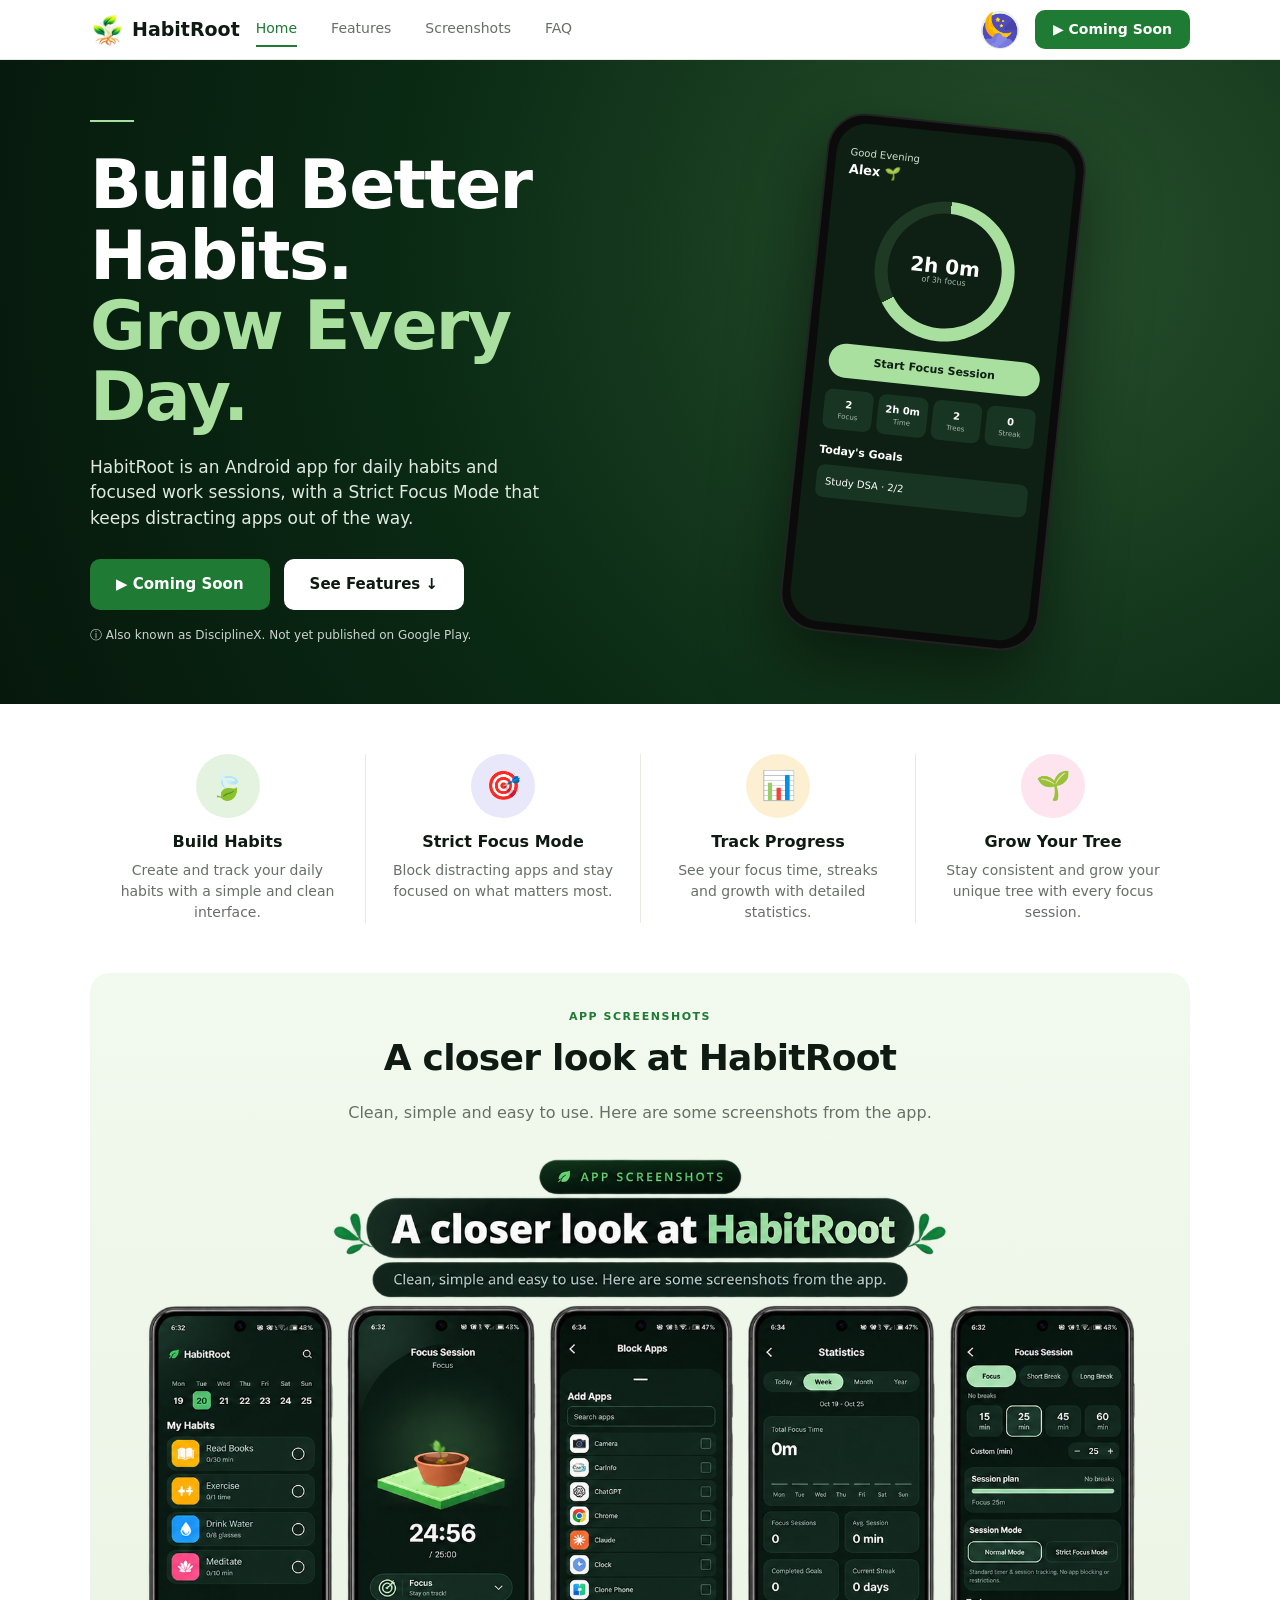
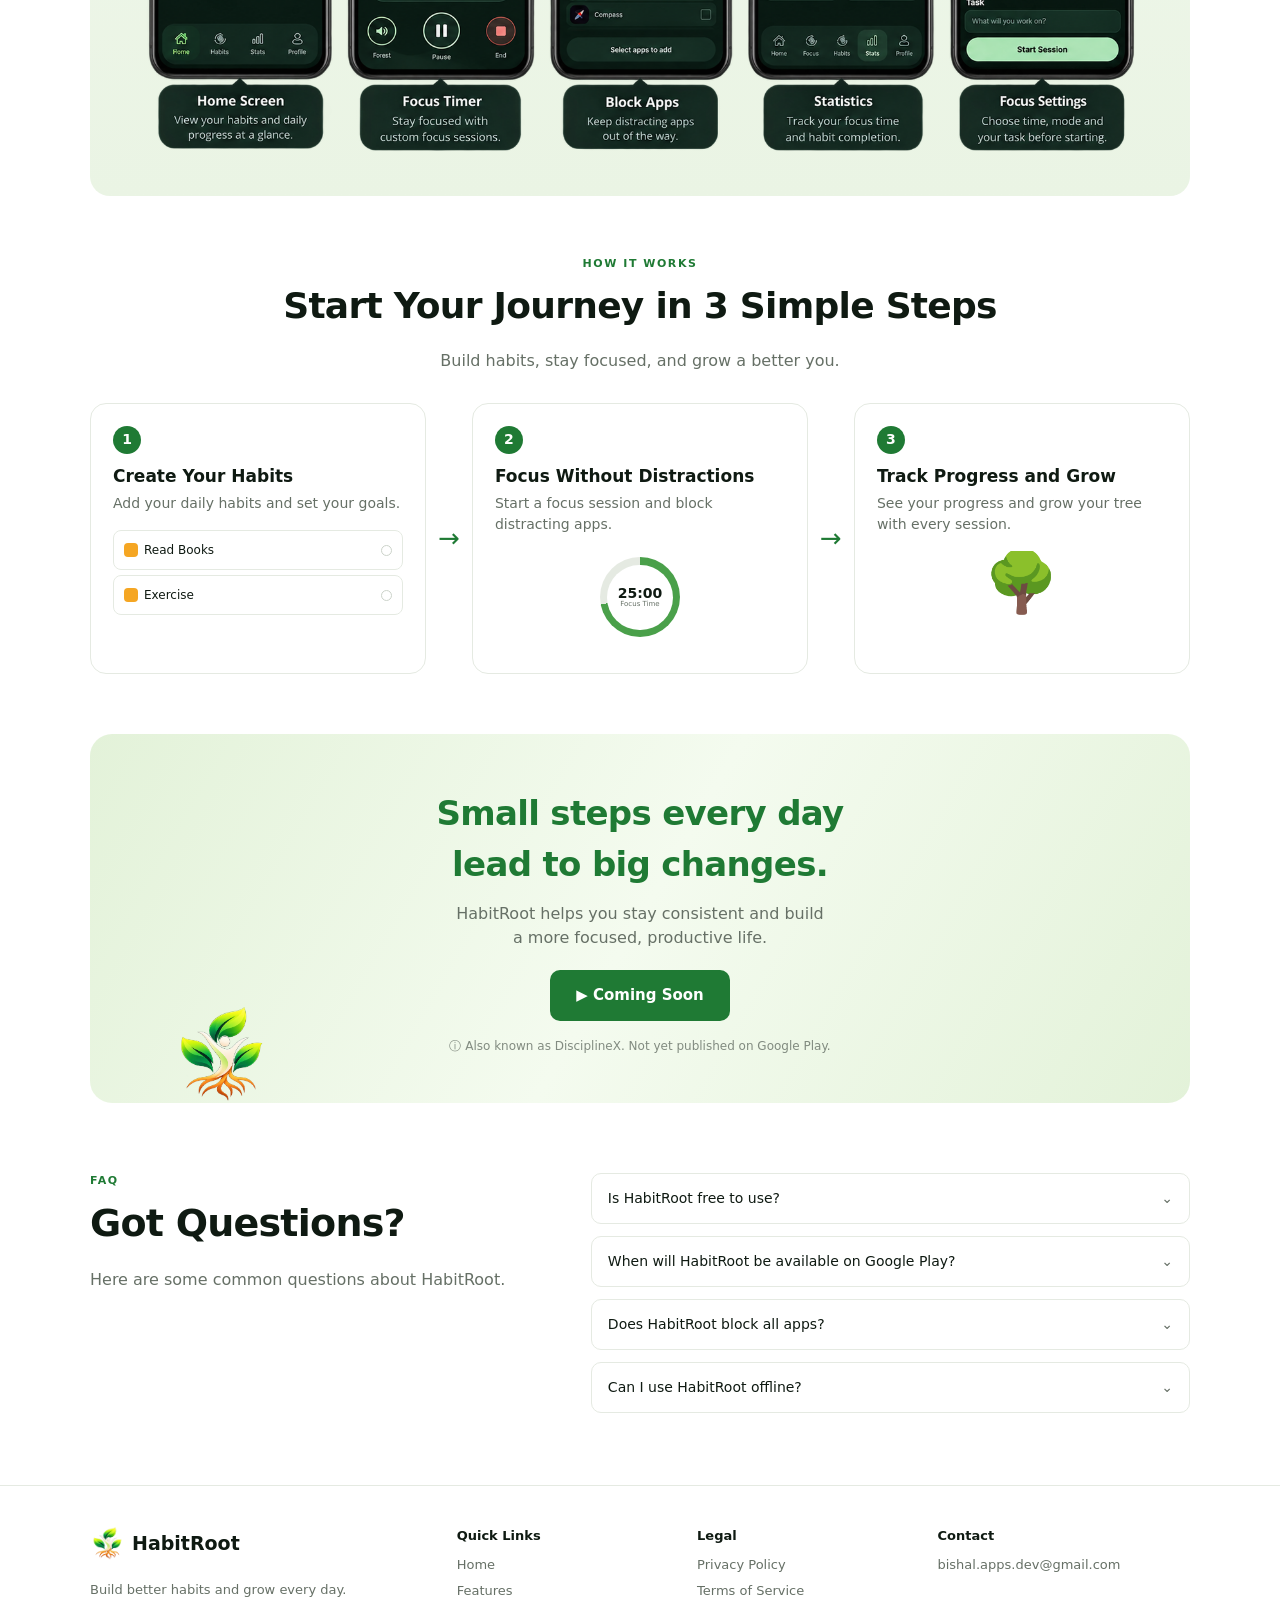
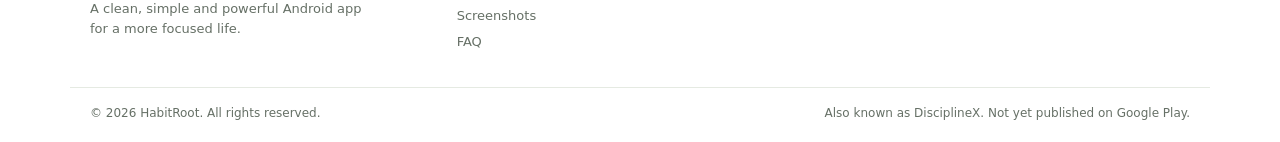
<file: index.html>
<!DOCTYPE html>
<html lang="en">
<head>
<meta charset="utf-8">
<meta name="viewport" content="width=device-width, initial-scale=1">
<title>HabitRoot – Build Better Habits. Grow Every Day.</title>
<link rel="stylesheet" href="css/style.css">
<script src="js/main.js"></script>
</head>
<body>


 
<header class="top">
  <div class="bar">
    <a class="logo" href="#home">
      <img
        src="assets/screenshots/Glossy Nature Growth Emblem.png"
        alt="HabitRoot"
        class="logo-img"
      >
      <span>HabitRoot</span>
    </a>

    <nav class="menu">
      <a class="on" href="#home">Home</a>
      <a href="#features">Features</a>
      <a href="#screenshots">Screenshots</a>
      <a href="#faq">FAQ</a>
    </nav>

    <button class="theme" id="theme" type="button"
      aria-label="Switch between day and night mode"
      title="Day / Night">
      <span class="moon">
        <img
        src="assets/screenshots/moon.png"
        alt="HabitRoot app screenshots showing Home, Focus Timer, Block Apps, Statistics, and Focus Settings"
        class="shots-img"
    >
  </span>
      <span class="sun">
        <img
        src="assets/screenshots/sun.png"
        alt="HabitRoot app screenshots showing Home, Focus Timer, Block Apps, Statistics, and Focus Settings"
        class="shots-img"
    >
        
      </span>
    </button>

    <a class="btn sm" href="#cta">▶ Coming Soon</a>
  </div>
</header>

<!-- HERO -->
<section class="hero" id="home">
  <div class="wrap hero-in">
    <div class="hero-txt">
      <span class="dash"></span>
      <h1>Build Better<br>Habits.<br><em>Grow Every Day.</em></h1>
      <p>HabitRoot is an Android app for daily habits and focused work sessions, with a Strict Focus Mode that keeps distracting apps out of the way.</p>
      <div class="btns">
        <a class="btn" href="#cta">▶ Coming Soon</a>
        <a class="btn white" href="#features">See Features ↓</a>
      </div>
      <small class="note">ⓘ Also known as DisciplineX. Not yet published on Google Play.</small>
    </div>
    <div class="hero-ph">
      <div class="phone dark big">
        <div class="scr">
          <div class="hi">Good Evening<br><b>Alex 🌱</b></div>
          <div class="ring dk"><span>2h 0m<small>of 3h focus</small></span></div>
          <div class="start">Start Focus Session</div>
          <div class="tiles"><i>2<small>Focus</small></i><i>2h 0m<small>Time</small></i><i>2<small>Trees</small></i><i>0<small>Streak</small></i></div>
          <div class="goal"><b>Today's Goals</b><span>Study DSA · 2/2</span></div>
        </div>
      </div>
    </div>
  </div>
</section>

<!-- FEATURES -->
<section class="wrap feats" id="features">
  <div class="feat"><span class="ico" style="background:#e3f3df">🍃</span><h3>Build Habits</h3><p>Create and track your daily habits with a simple and clean interface.</p></div>
  <div class="feat"><span class="ico" style="background:#e9e8fb">🎯</span><h3>Strict Focus Mode</h3><p>Block distracting apps and stay focused on what matters most.</p></div>
  <div class="feat"><span class="ico" style="background:#fdf0d2">📊</span><h3>Track Progress</h3><p>See your focus time, streaks and growth with detailed statistics.</p></div>
  <div class="feat"><span class="ico" style="background:#fde4ee">🌱</span><h3>Grow Your Tree</h3><p>Stay consistent and grow your unique tree with every focus session.</p></div>
</section>

<!-- SCREENSHOTS -->
<section class="wrap" id="screenshots">
  <div class="shots-box">
    <small class="eyebrow">App Screenshots</small>
    <h2>A closer look at HabitRoot</h2>
    <p class="mut">Clean, simple and easy to use. Here are some screenshots from the app.</p>
  <div class="shots">
    <img
        src="assets/screenshots/HabitRoot App Screenshots Showcase.png"
        alt="HabitRoot app screenshots showing Home, Focus Timer, Block Apps, Statistics, and Focus Settings"
        class="shots-img"
    >
</div>
  </div>
</section>

<!-- HOW IT WORKS -->
<section class="wrap how">
  <small class="eyebrow">How It Works</small>
  <h2>Start Your Journey in 3 Simple Steps</h2>
  <p class="mut">Build habits, stay focused, and grow a better you.</p>
  <div class="steps">
    <div class="step"><span class="n">1</span><h3>Create Your Habits</h3><p>Add your daily habits and set your goals.</p><div class="mini"><div class="it"><i style="background:#f5a623"></i>Read Books<em></em></div><div class="it"><i style="background:#f5a623"></i>Exercise<em></em></div></div></div>
    <span class="arr">→</span>
    <div class="step"><span class="n">2</span><h3>Focus Without Distractions</h3><p>Start a focus session and block distracting apps.</p><div class="mini c"><div class="ring sm"><span>25:00<small>Focus Time</small></span></div></div></div>
    <span class="arr">→</span>
    <div class="step"><span class="n">3</span><h3>Track Progress and Grow</h3><p>See your progress and grow your tree with every session.</p><div class="mini c"><div class="tree sm">🌳</div></div></div>
  </div>
</section>

<!-- CTA -->
<section class="wrap" id="cta">
  <div class="cta">
    <span class="rock">
      <img
        src="assets/screenshots/Glossy Nature Growth Emblem.png"
        alt="HabitRoot"
        class="card_over"
      >
    </span>
    <div class="cta-in">
      <h2>Small steps every day<br>lead to big changes.</h2>
      <p>HabitRoot helps you stay consistent and build a more focused, productive life.</p>
      <a class="btn" href="#cta">▶ Coming Soon</a>
      <small class="note">ⓘ Also known as DisciplineX. Not yet published on Google Play.</small>
    </div>
  </div>
</section>

<!-- FAQ -->
<section class="wrap faq" id="faq">
  <div>
    <small class="eyebrow">FAQ</small>
    <h2>Got Questions?</h2>
    <p class="mut">Here are some common questions about HabitRoot.</p>
  </div>
  <div class="qs">
    <details><summary>Is HabitRoot free to use?</summary><p>Yes, HabitRoot is completely free. There are no in-app purchases or ads.</p></details>
    <details><summary>When will HabitRoot be available on Google Play?</summary><p>We're working on it. Stay tuned for updates!</p></details>
    <details><summary>Does HabitRoot block all apps?</summary><p>No, only the apps you select for your focus sessions.</p></details>
    <details><summary>Can I use HabitRoot offline?</summary><p>Yes, the app works fully offline.</p></details>
  </div>
</section>

<!-- FOOTER -->
<footer class="foot">
  <div class="wrap fgrid">
    <div><a class="logo" href="#home"><span class="leaf">
          <img
        src="assets/screenshots/Glossy Nature Growth Emblem.png"
        alt="HabitRoot"
        class="logo-img"
      >

    </span>HabitRoot</a><p class="mut">Build better habits and grow every day.<br>A clean, simple and powerful Android app for a more focused life.</p></div>
    <div><h5>Quick Links</h5><a href="#home">Home</a><a href="#features">Features</a><a href="#screenshots">Screenshots</a><a href="#faq">FAQ</a></div>
    <div><h5>Legal</h5><a href="privacy-policy.html">Privacy Policy</a><a href="terms.html">Terms of Service</a></div>
    <div><h5>Contact</h5><a href="mailto:bishal.apps.dev@gmail.com">bishal.apps.dev@gmail.com</a></div>
  </div>
  <div class="wrap copy"><span>© 2026 HabitRoot. All rights reserved.</span><span>Also known as DisciplineX. Not yet published on Google Play.</span></div>
</footer>

</body>
</html>
</file>
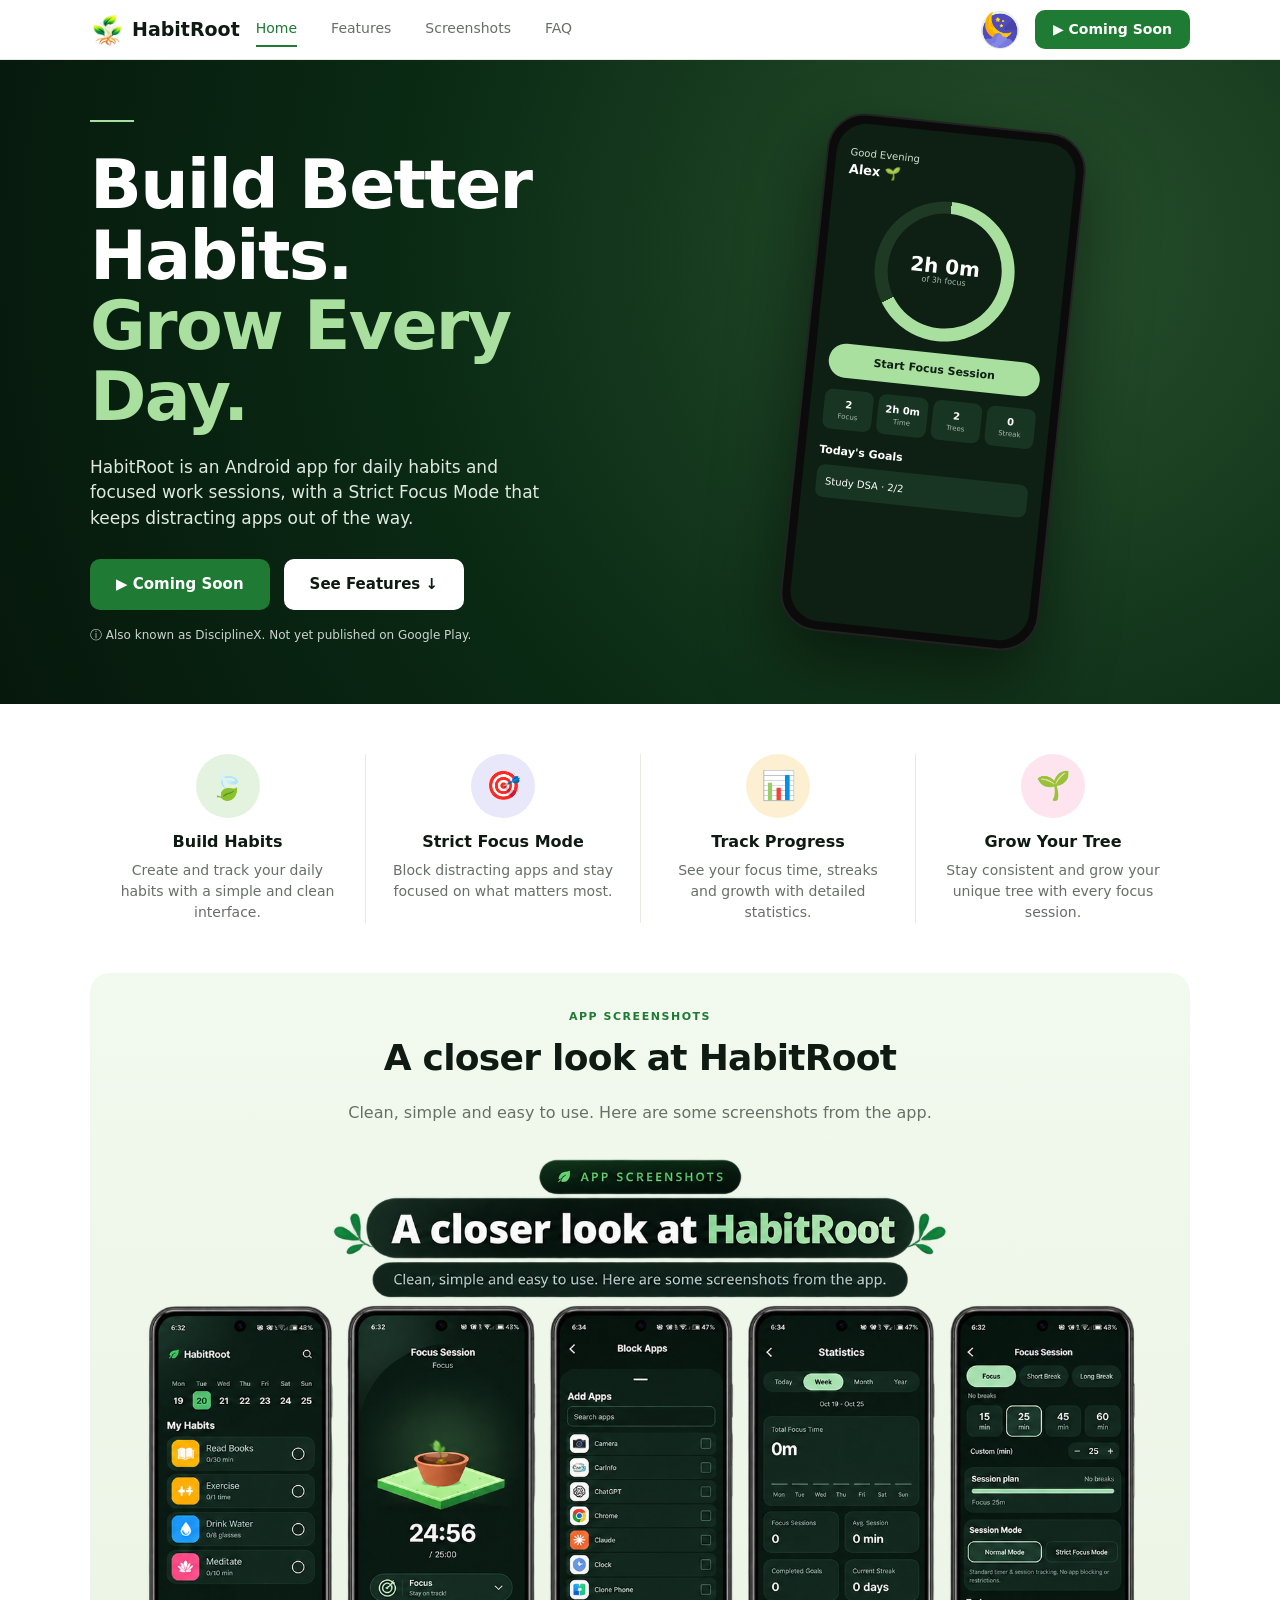
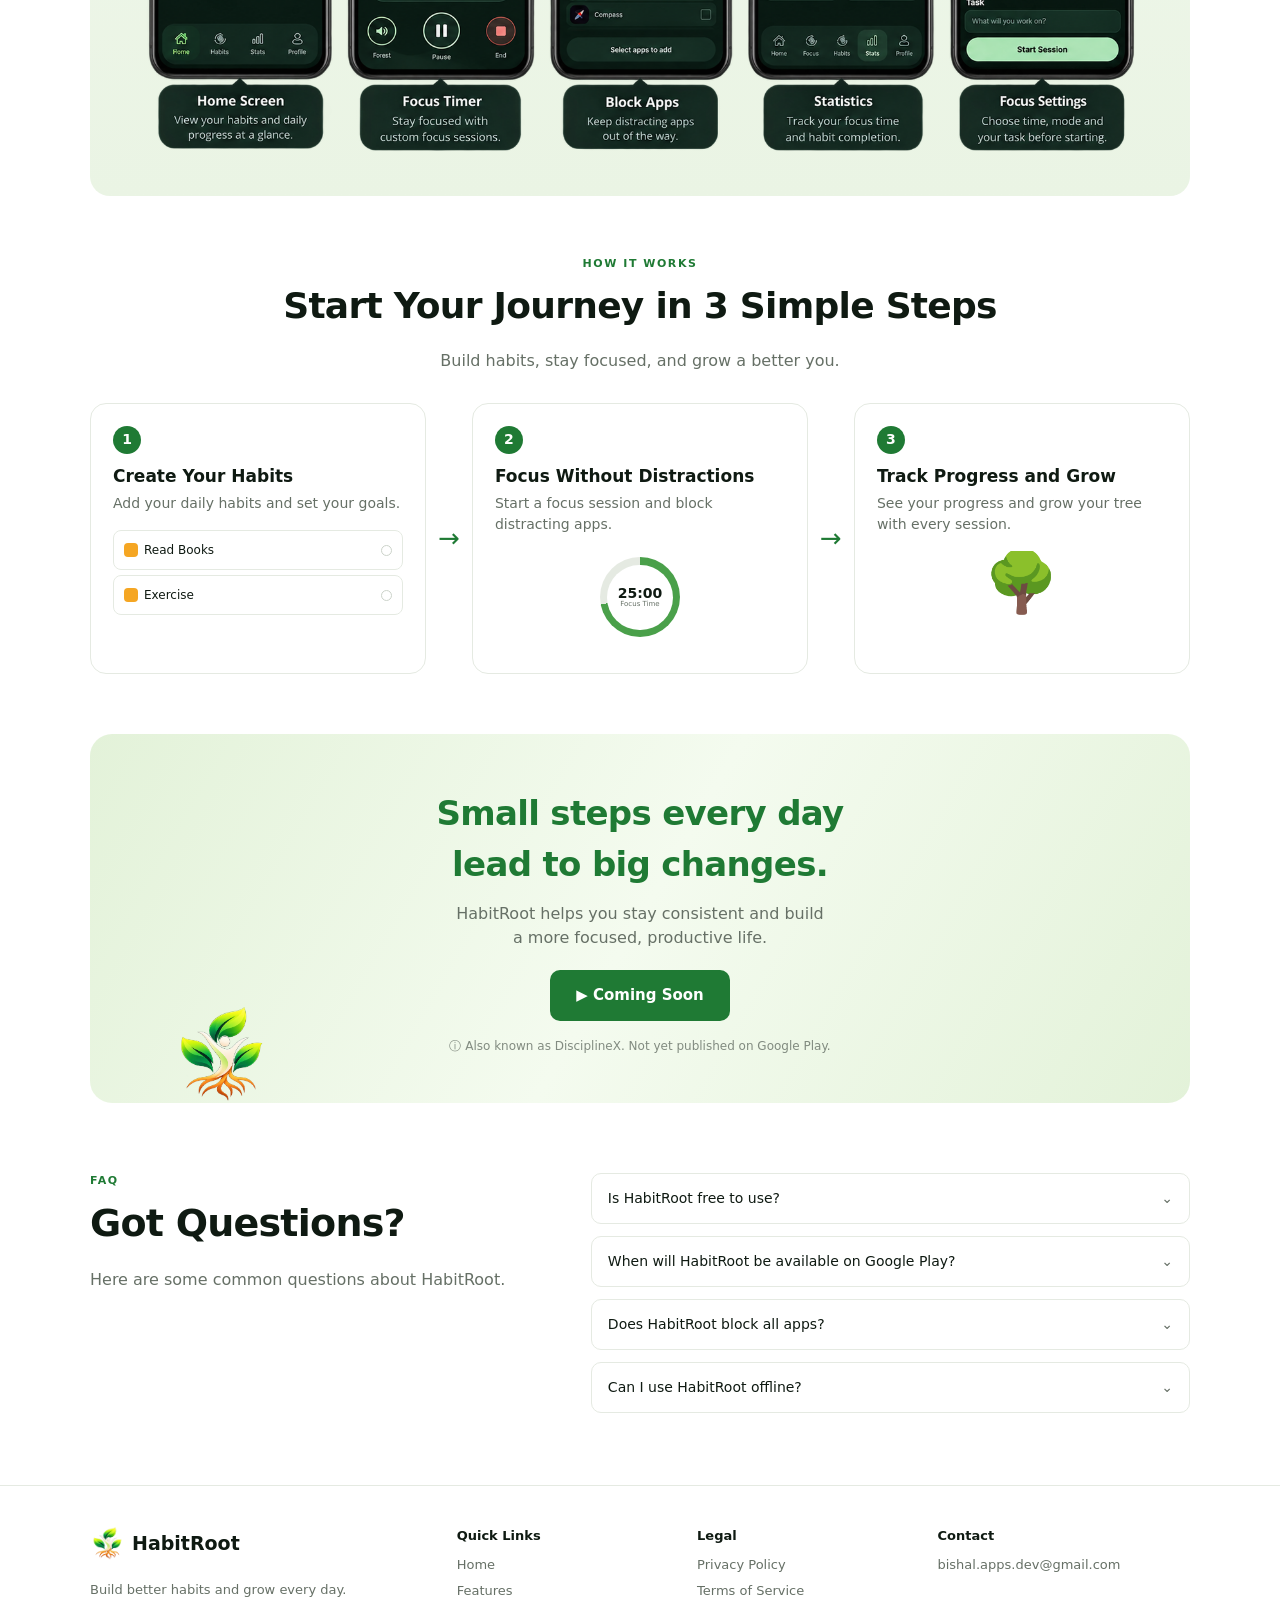
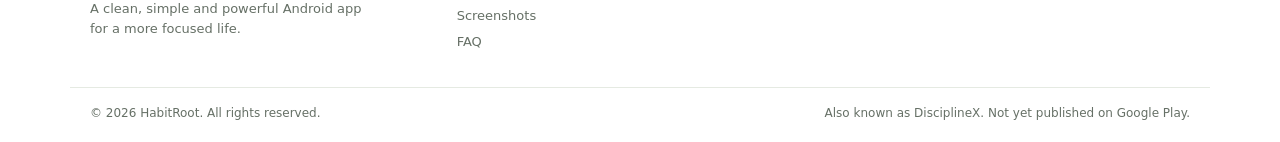
<file: HabbitRoot.html>
<!DOCTYPE html>
<html lang="en">
<head>
<meta charset="utf-8">
<meta name="viewport" content="width=device-width, initial-scale=1">
<title>HabitRoot – Build Better Habits. Grow Every Day.</title>
<link rel="stylesheet" href="css/style.css">
<script src="js/main.js"></script>
</head>
<body>


 
<header class="top">
  <div class="bar">
    <a class="logo" href="#home">
      <img
        src="assets/screenshots/Glossy Nature Growth Emblem.png"
        alt="HabitRoot"
        class="logo-img"
      >
      <span>HabitRoot</span>
    </a>

    <nav class="menu">
      <a class="on" href="#home">Home</a>
      <a href="#features">Features</a>
      <a href="#screenshots">Screenshots</a>
      <a href="#faq">FAQ</a>
    </nav>

    <button class="theme" id="theme" type="button"
      aria-label="Switch between day and night mode"
      title="Day / Night">
      <span class="moon">
        <img
        src="assets/screenshots/moon.png"
        alt="HabitRoot app screenshots showing Home, Focus Timer, Block Apps, Statistics, and Focus Settings"
        class="shots-img"
    >
  </span>
      <span class="sun">
        <img
        src="assets/screenshots/sun.png"
        alt="HabitRoot app screenshots showing Home, Focus Timer, Block Apps, Statistics, and Focus Settings"
        class="shots-img"
    >
        
      </span>
    </button>

    <a class="btn sm" href="#cta">▶ Coming Soon</a>
  </div>
</header>

<!-- HERO -->
<section class="hero" id="home">
  <div class="wrap hero-in">
    <div class="hero-txt">
      <span class="dash"></span>
      <h1>Build Better<br>Habits.<br><em>Grow Every Day.</em></h1>
      <p>HabitRoot is an Android app for daily habits and focused work sessions, with a Strict Focus Mode that keeps distracting apps out of the way.</p>
      <div class="btns">
        <a class="btn" href="#cta">▶ Coming Soon</a>
        <a class="btn white" href="#features">See Features ↓</a>
      </div>
      <small class="note">ⓘ Also known as DisciplineX. Not yet published on Google Play.</small>
    </div>
    <div class="hero-ph">
      <div class="phone dark big">
        <div class="scr">
          <div class="hi">Good Evening<br><b>Alex 🌱</b></div>
          <div class="ring dk"><span>2h 0m<small>of 3h focus</small></span></div>
          <div class="start">Start Focus Session</div>
          <div class="tiles"><i>2<small>Focus</small></i><i>2h 0m<small>Time</small></i><i>2<small>Trees</small></i><i>0<small>Streak</small></i></div>
          <div class="goal"><b>Today's Goals</b><span>Study DSA · 2/2</span></div>
        </div>
      </div>
    </div>
  </div>
</section>

<!-- FEATURES -->
<section class="wrap feats" id="features">
  <div class="feat"><span class="ico" style="background:#e3f3df">🍃</span><h3>Build Habits</h3><p>Create and track your daily habits with a simple and clean interface.</p></div>
  <div class="feat"><span class="ico" style="background:#e9e8fb">🎯</span><h3>Strict Focus Mode</h3><p>Block distracting apps and stay focused on what matters most.</p></div>
  <div class="feat"><span class="ico" style="background:#fdf0d2">📊</span><h3>Track Progress</h3><p>See your focus time, streaks and growth with detailed statistics.</p></div>
  <div class="feat"><span class="ico" style="background:#fde4ee">🌱</span><h3>Grow Your Tree</h3><p>Stay consistent and grow your unique tree with every focus session.</p></div>
</section>

<!-- SCREENSHOTS -->
<section class="wrap" id="screenshots">
  <div class="shots-box">
    <small class="eyebrow">App Screenshots</small>
    <h2>A closer look at HabitRoot</h2>
    <p class="mut">Clean, simple and easy to use. Here are some screenshots from the app.</p>
  <div class="shots">
    <img
        src="assets/screenshots/HabitRoot App Screenshots Showcase.png"
        alt="HabitRoot app screenshots showing Home, Focus Timer, Block Apps, Statistics, and Focus Settings"
        class="shots-img"
    >
</div>
  </div>
</section>

<!-- HOW IT WORKS -->
<section class="wrap how">
  <small class="eyebrow">How It Works</small>
  <h2>Start Your Journey in 3 Simple Steps</h2>
  <p class="mut">Build habits, stay focused, and grow a better you.</p>
  <div class="steps">
    <div class="step"><span class="n">1</span><h3>Create Your Habits</h3><p>Add your daily habits and set your goals.</p><div class="mini"><div class="it"><i style="background:#f5a623"></i>Read Books<em></em></div><div class="it"><i style="background:#f5a623"></i>Exercise<em></em></div></div></div>
    <span class="arr">→</span>
    <div class="step"><span class="n">2</span><h3>Focus Without Distractions</h3><p>Start a focus session and block distracting apps.</p><div class="mini c"><div class="ring sm"><span>25:00<small>Focus Time</small></span></div></div></div>
    <span class="arr">→</span>
    <div class="step"><span class="n">3</span><h3>Track Progress and Grow</h3><p>See your progress and grow your tree with every session.</p><div class="mini c"><div class="tree sm">🌳</div></div></div>
  </div>
</section>

<!-- CTA -->
<section class="wrap" id="cta">
  <div class="cta">
    <span class="rock">
      <img
        src="assets/screenshots/Glossy Nature Growth Emblem.png"
        alt="HabitRoot"
        class="card_over"
      >
    </span>
    <div class="cta-in">
      <h2>Small steps every day<br>lead to big changes.</h2>
      <p>HabitRoot helps you stay consistent and build a more focused, productive life.</p>
      <a class="btn" href="#cta">▶ Coming Soon</a>
      <small class="note">ⓘ Also known as DisciplineX. Not yet published on Google Play.</small>
    </div>
  </div>
</section>

<!-- FAQ -->
<section class="wrap faq" id="faq">
  <div>
    <small class="eyebrow">FAQ</small>
    <h2>Got Questions?</h2>
    <p class="mut">Here are some common questions about HabitRoot.</p>
  </div>
  <div class="qs">
    <details><summary>Is HabitRoot free to use?</summary><p>Yes, HabitRoot is completely free. There are no in-app purchases or ads.</p></details>
    <details><summary>When will HabitRoot be available on Google Play?</summary><p>We're working on it. Stay tuned for updates!</p></details>
    <details><summary>Does HabitRoot block all apps?</summary><p>No, only the apps you select for your focus sessions.</p></details>
    <details><summary>Can I use HabitRoot offline?</summary><p>Yes, the app works fully offline.</p></details>
  </div>
</section>

<!-- FOOTER -->
<footer class="foot">
  <div class="wrap fgrid">
    <div><a class="logo" href="#home"><span class="leaf">
          <img
        src="assets/screenshots/Glossy Nature Growth Emblem.png"
        alt="HabitRoot"
        class="logo-img"
      >

    </span>HabitRoot</a><p class="mut">Build better habits and grow every day.<br>A clean, simple and powerful Android app for a more focused life.</p></div>
    <div><h5>Quick Links</h5><a href="#home">Home</a><a href="#features">Features</a><a href="#screenshots">Screenshots</a><a href="#faq">FAQ</a></div>
    <div><h5>Legal</h5><a href="privacy-policy.html">Privacy Policy</a><a href="#">Terms of Service</a></div>
    <div><h5>Contact</h5><a href="mailto:bishal.apps.dev@gmail.com">bishal.apps.dev@gmail.com</a></div>
  </div>
  <div class="wrap copy"><span>© 2026 HabitRoot. All rights reserved.</span><span>Also known as DisciplineX. Not yet published on Google Play.</span></div>
</footer>

</body>
</html>
</file>
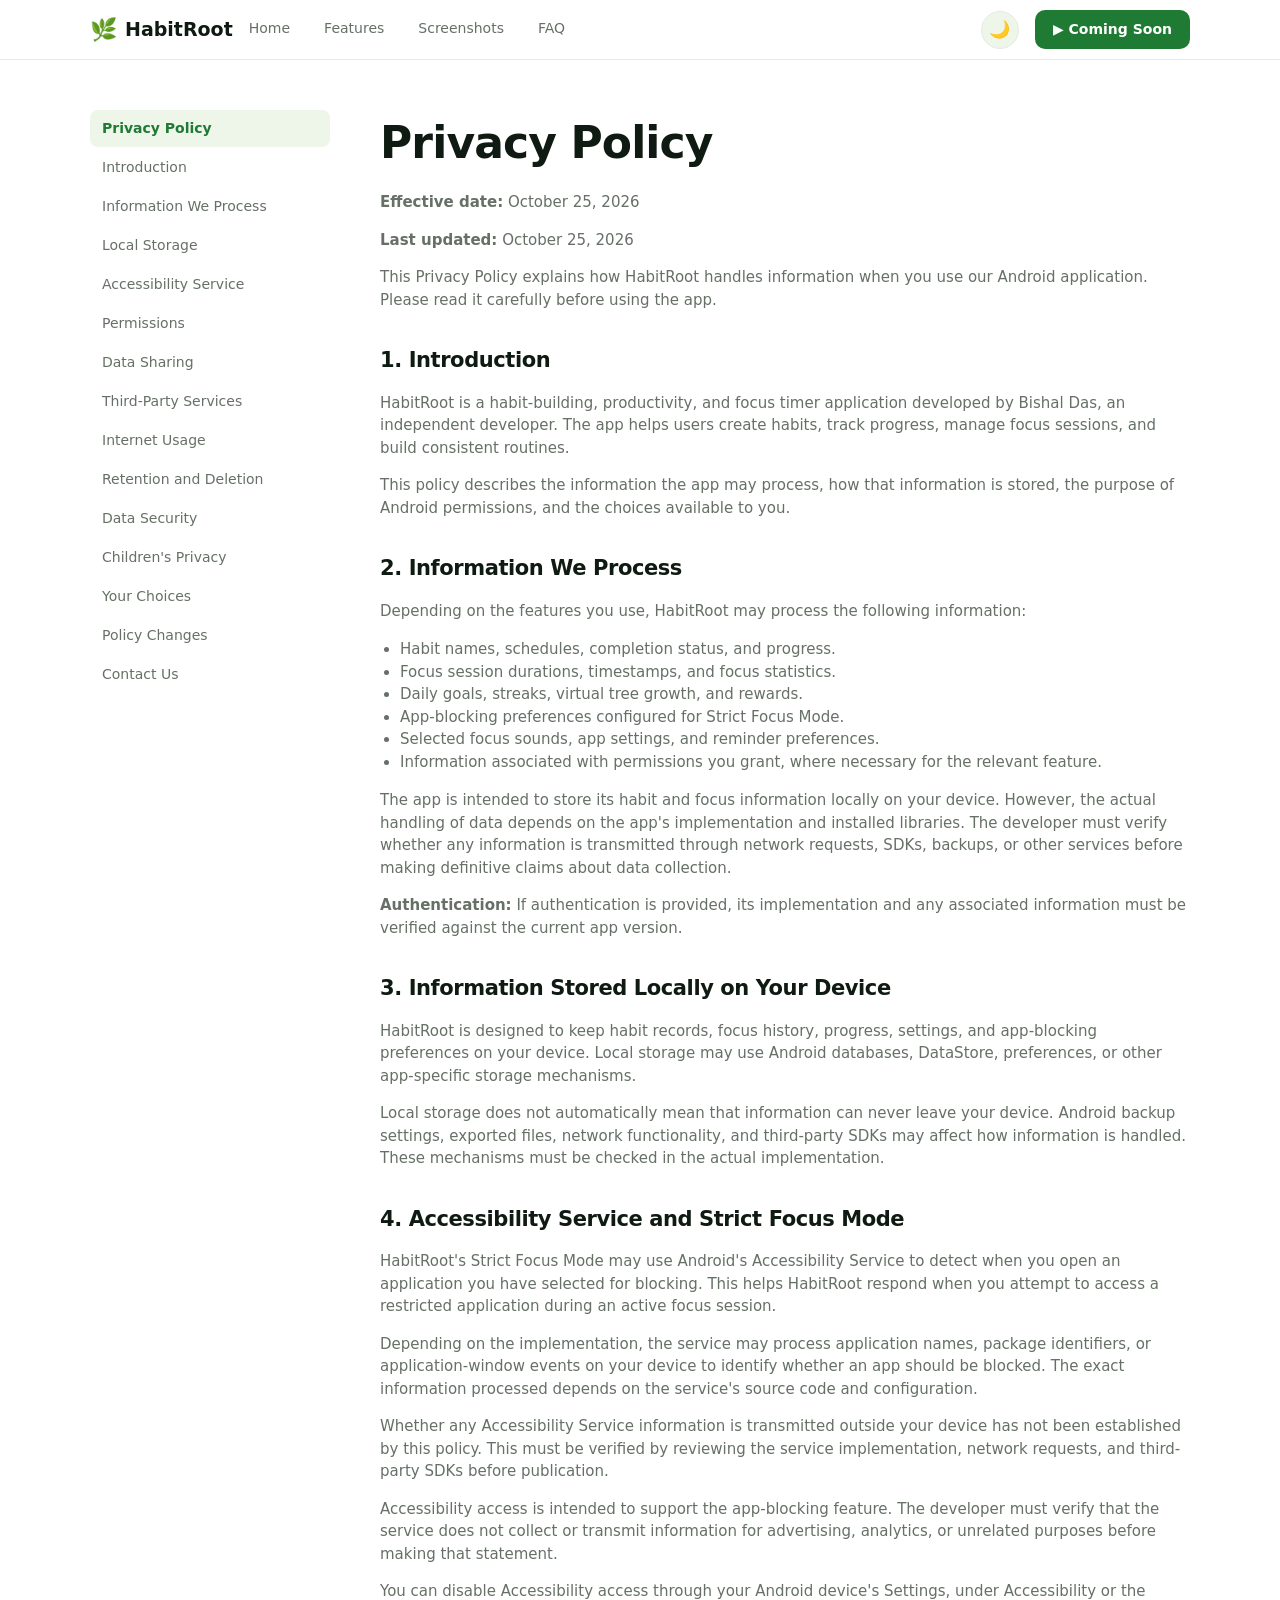
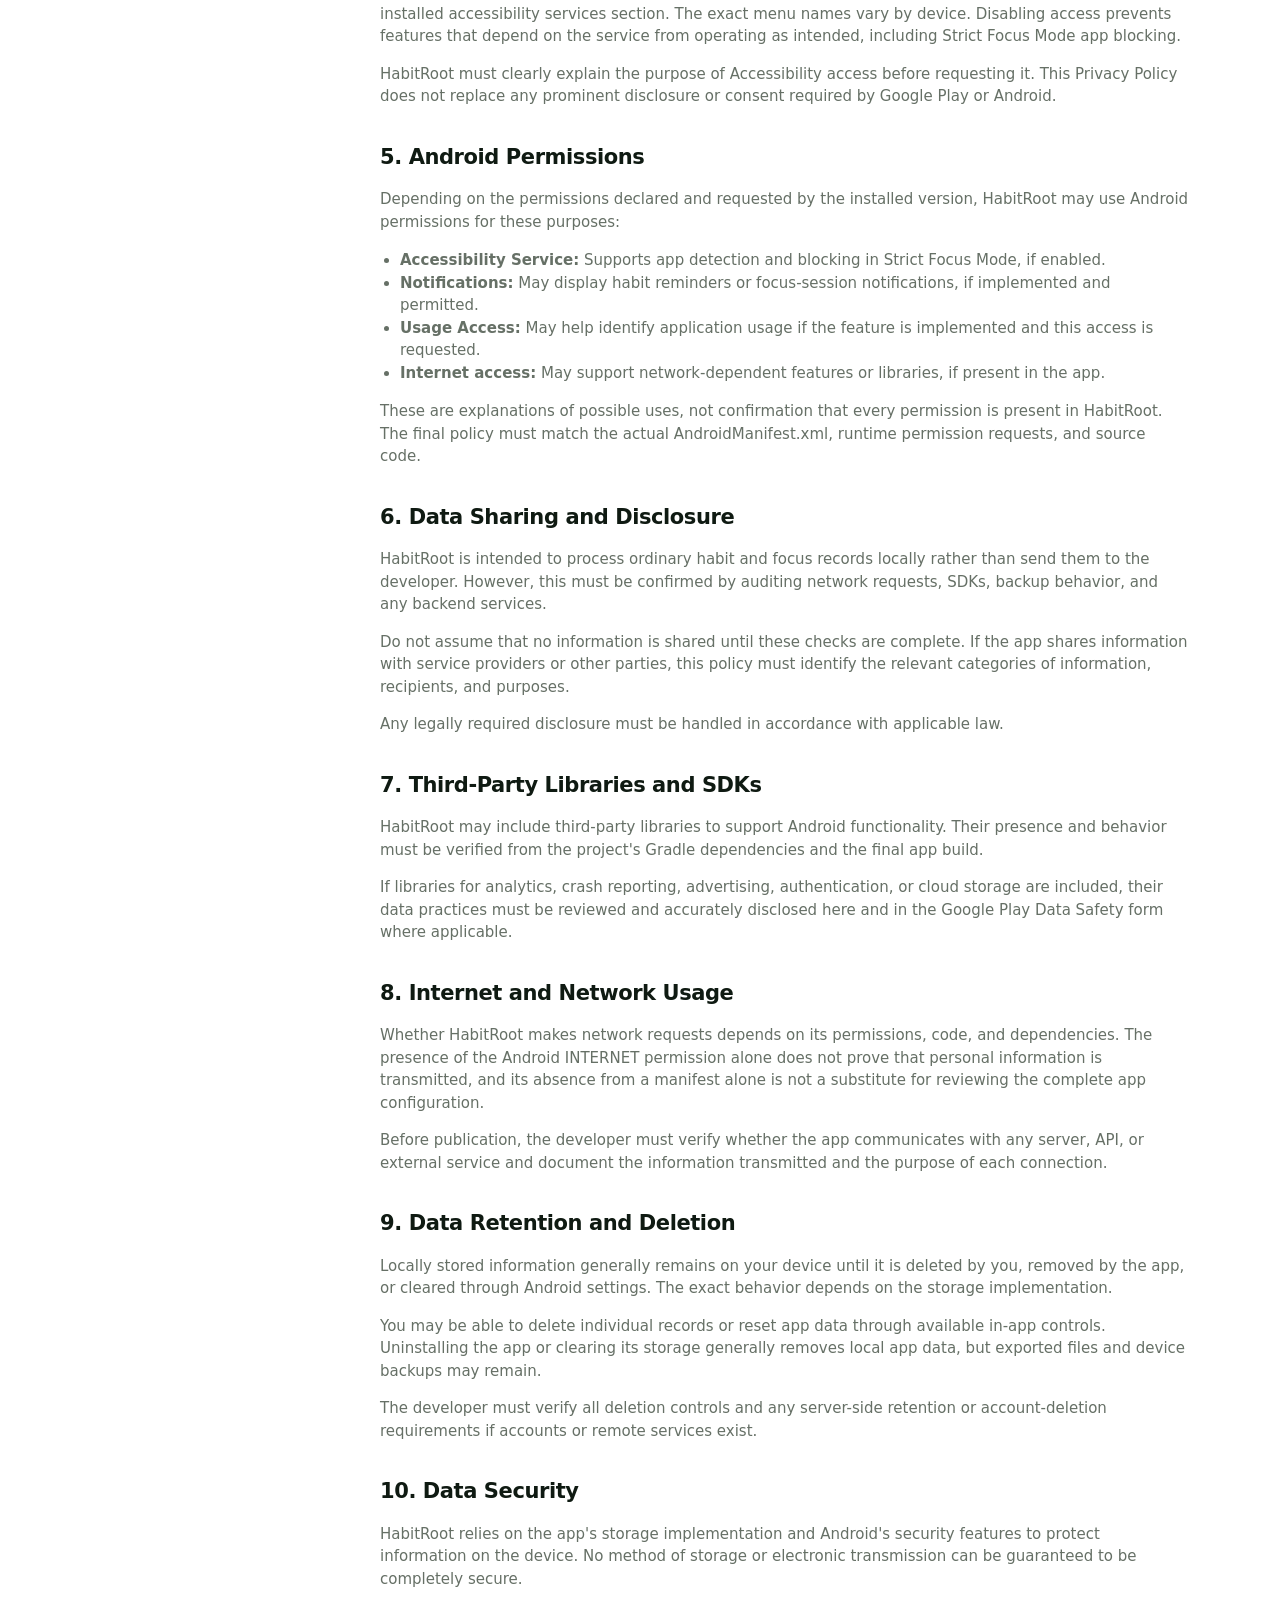
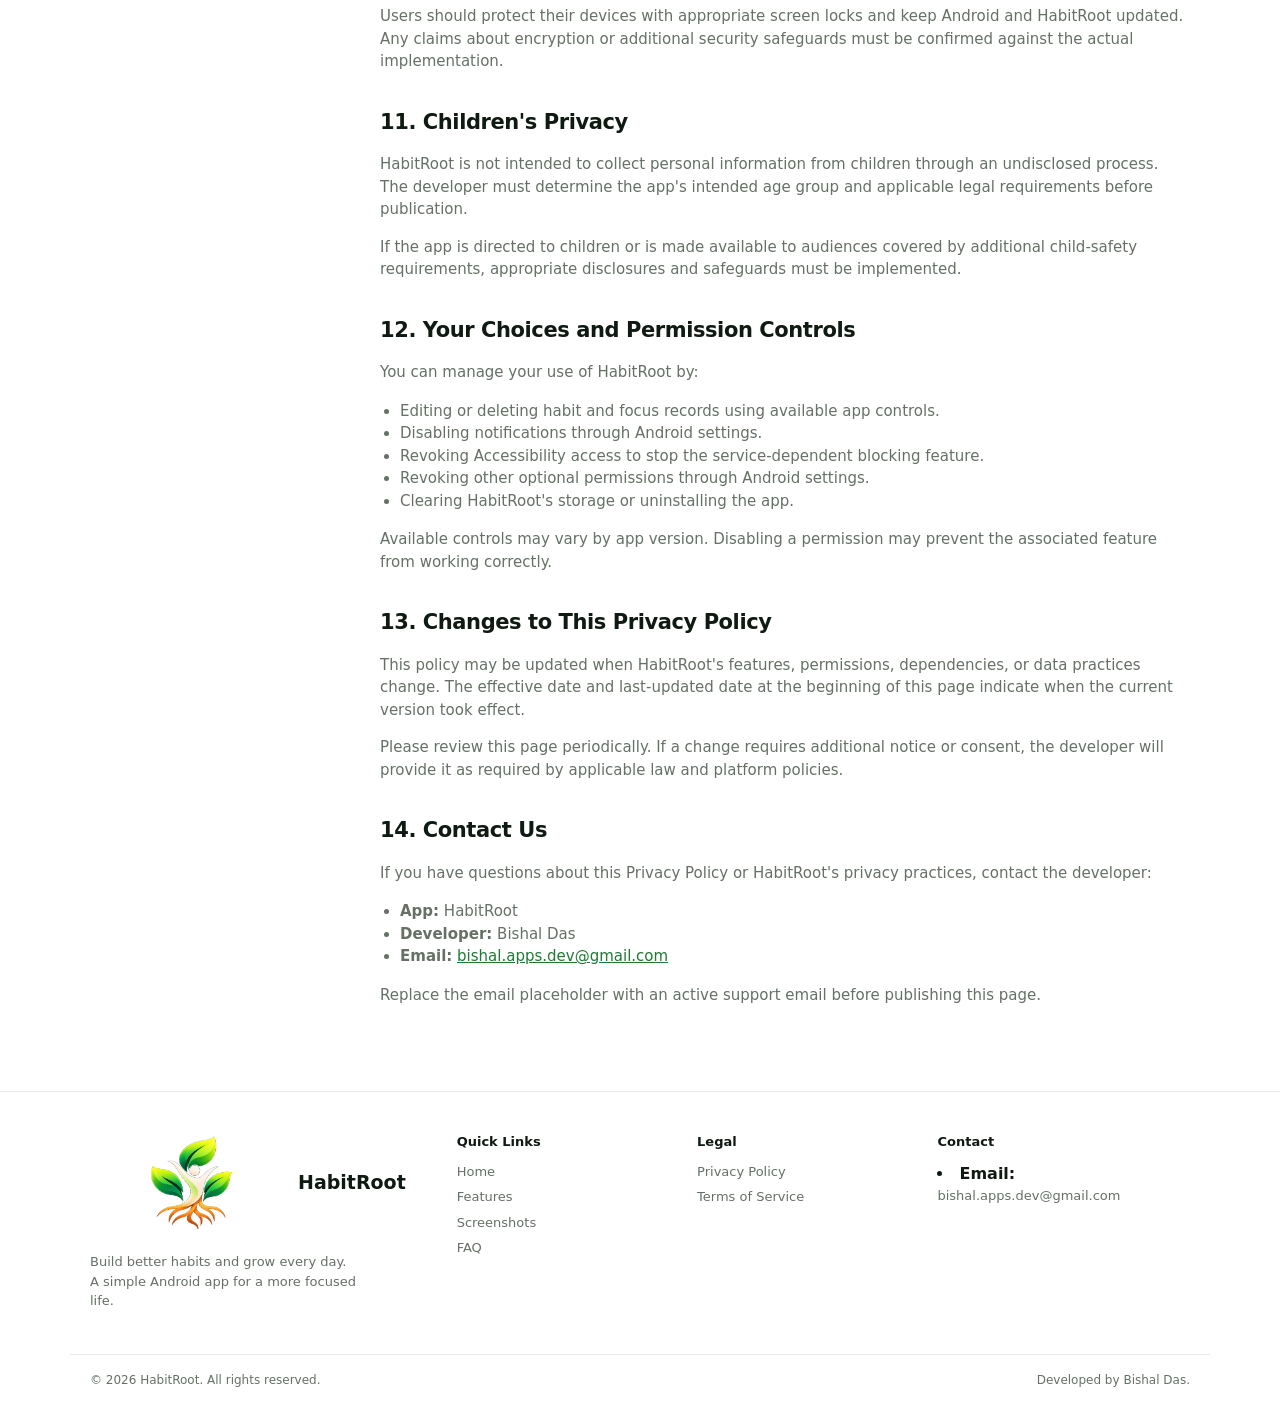
<file: privacy-policy.html>
<!DOCTYPE html>
<html lang="en">
<head>
<meta charset="utf-8">
<meta name="viewport" content="width=device-width, initial-scale=1">
<meta name="description" content="Read the HabitRoot Privacy Policy to understand how your information is processed, stored, and protected when using our Android habit tracker and focus timer.">
<meta name="theme-color" content="#173f2b">
<title>Privacy Policy – HabitRoot</title>
<script src="js/main.js"></script>

<link rel="stylesheet" href="css/style.css">
</head>

<body>

<header class="top">
  <div class="bar">
    <a class="logo" href="index.html#home">
      <span class="leaf">🌿</span>HabitRoot
    </a>

    <nav class="menu" aria-label="Main navigation">
      <a href="index.html#home">Home</a>
      <a href="index.html#features">Features</a>
      <a href="index.html#screenshots">Screenshots</a>
      <a href="index.html#faq">FAQ</a>
    </nav>

    <button class="theme" id="theme" type="button"
      aria-label="Switch between day and night mode"
      title="Day / Night">
      <span class="moon">🌙</span>
      <span class="sun">☀️</span>
    </button>

    <a class="btn sm" href="index.html#cta">▶ Coming Soon</a>
  </div>
</header>

<main class="wrap policy">

  <nav class="toc" aria-label="Privacy Policy contents">
    <a href="#top">Privacy Policy</a>
    <a href="#intro">Introduction</a>
    <a href="#information">Information We Process</a>
    <a href="#local">Local Storage</a>
    <a href="#accessibility">Accessibility Service</a>
    <a href="#permissions">Permissions</a>
    <a href="#sharing">Data Sharing</a>
    <a href="#third-party">Third-Party Services</a>
    <a href="#internet">Internet Usage</a>
    <a href="#retention">Retention and Deletion</a>
    <a href="#security">Data Security</a>
    <a href="#children">Children's Privacy</a>
    <a href="#choices">Your Choices</a>
    <a href="#changes">Policy Changes</a>
    <a href="#contact">Contact Us</a>
  </nav>

  <article class="doc" id="top">

    <h1>Privacy Policy</h1>

    <p><strong>Effective date:</strong> October 25, 2026</p>
    <p><strong>Last updated:</strong> October 25, 2026</p>

    <p>
      This Privacy Policy explains how HabitRoot handles information when
      you use our Android application. Please read it carefully before
      using the app.
    </p>

    <h2 id="intro">1. Introduction</h2>

    <p>
      HabitRoot is a habit-building, productivity, and focus timer
      application developed by Bishal Das, an independent developer.
      The app helps users create habits, track progress, manage focus
      sessions, and build consistent routines.
    </p>

    <p>
      This policy describes the information the app may process, how
      that information is stored, the purpose of Android permissions,
      and the choices available to you.
    </p>

    <h2 id="information">2. Information We Process</h2>

    <p>
      Depending on the features you use, HabitRoot may process the
      following information:
    </p>

    <ul>
      <li>Habit names, schedules, completion status, and progress.</li>
      <li>Focus session durations, timestamps, and focus statistics.</li>
      <li>Daily goals, streaks, virtual tree growth, and rewards.</li>
      <li>App-blocking preferences configured for Strict Focus Mode.</li>
      <li>Selected focus sounds, app settings, and reminder preferences.</li>
      <li>
        Information associated with permissions you grant, where
        necessary for the relevant feature.
      </li>
    </ul>

    <p>
      The app is intended to store its habit and focus information
      locally on your device. However, the actual handling of data
      depends on the app's implementation and installed libraries.
      The developer must verify whether any information is transmitted
      through network requests, SDKs, backups, or other services before
      making definitive claims about data collection.
    </p>

    <p>
      <strong>Authentication:</strong> If authentication is provided,
      its implementation and any associated information must be
      verified against the current app version.
    </p>

    <h2 id="local">3. Information Stored Locally on Your Device</h2>

    <p>
      HabitRoot is designed to keep habit records, focus history,
      progress, settings, and app-blocking preferences on your device.
      Local storage may use Android databases, DataStore, preferences,
      or other app-specific storage mechanisms.
    </p>

    <p>
      Local storage does not automatically mean that information can
      never leave your device. Android backup settings, exported files,
      network functionality, and third-party SDKs may affect how
      information is handled. These mechanisms must be checked in the
      actual implementation.
    </p>

    <h2 id="accessibility">4. Accessibility Service and Strict Focus Mode</h2>

    <p>
      HabitRoot's Strict Focus Mode may use Android's Accessibility
      Service to detect when you open an application you have selected
      for blocking. This helps HabitRoot respond when you attempt to
      access a restricted application during an active focus session.
    </p>

    <p>
      Depending on the implementation, the service may process
      application names, package identifiers, or application-window
      events on your device to identify whether an app should be
      blocked. The exact information processed depends on the service's
      source code and configuration.
    </p>

    <p>
      Whether any Accessibility Service information is transmitted
      outside your device has not been established by this policy.
      This must be verified by reviewing the service implementation,
      network requests, and third-party SDKs before publication.
    </p>

    <p>
      Accessibility access is intended to support the app-blocking
      feature. The developer must verify that the service does not
      collect or transmit information for advertising, analytics, or
      unrelated purposes before making that statement.
    </p>

    <p>
      You can disable Accessibility access through your Android
      device's Settings, under Accessibility or the installed
      accessibility services section. The exact menu names vary by
      device. Disabling access prevents features that depend on the
      service from operating as intended, including Strict Focus Mode
      app blocking.
    </p>

    <p>
      HabitRoot must clearly explain the purpose of Accessibility access
      before requesting it. This Privacy Policy does not replace any
      prominent disclosure or consent required by Google Play or
      Android.
    </p>

    <h2 id="permissions">5. Android Permissions</h2>

    <p>
      Depending on the permissions declared and requested by the
      installed version, HabitRoot may use Android permissions for
      these purposes:
    </p>

    <ul>
      <li>
        <strong>Accessibility Service:</strong> Supports app detection
        and blocking in Strict Focus Mode, if enabled.
      </li>
      <li>
        <strong>Notifications:</strong> May display habit reminders
        or focus-session notifications, if implemented and permitted.
      </li>
      <li>
        <strong>Usage Access:</strong> May help identify application
        usage if the feature is implemented and this access is requested.
      </li>
      <li>
        <strong>Internet access:</strong> May support network-dependent
        features or libraries, if present in the app.
      </li>
    </ul>

    <p>
      These are explanations of possible uses, not confirmation that
      every permission is present in HabitRoot. The final policy must
      match the actual AndroidManifest.xml, runtime permission
      requests, and source code.
    </p>

    <h2 id="sharing">6. Data Sharing and Disclosure</h2>

    <p>
      HabitRoot is intended to process ordinary habit and focus records
      locally rather than send them to the developer. However, this
      must be confirmed by auditing network requests, SDKs, backup
      behavior, and any backend services.
    </p>

    <p>
      Do not assume that no information is shared until these checks
      are complete. If the app shares information with service
      providers or other parties, this policy must identify the
      relevant categories of information, recipients, and purposes.
    </p>

    <p>
      Any legally required disclosure must be handled in accordance
      with applicable law.
    </p>

    <h2 id="third-party">7. Third-Party Libraries and SDKs</h2>

    <p>
      HabitRoot may include third-party libraries to support Android
      functionality. Their presence and behavior must be verified
      from the project's Gradle dependencies and the final app build.
    </p>

    <p>
      If libraries for analytics, crash reporting, advertising,
      authentication, or cloud storage are included, their data
      practices must be reviewed and accurately disclosed here and
      in the Google Play Data Safety form where applicable.
    </p>

    <h2 id="internet">8. Internet and Network Usage</h2>

    <p>
      Whether HabitRoot makes network requests depends on its
      permissions, code, and dependencies. The presence of the
      Android INTERNET permission alone does not prove that personal
      information is transmitted, and its absence from a manifest
      alone is not a substitute for reviewing the complete app
      configuration.
    </p>

    <p>
      Before publication, the developer must verify whether the app
      communicates with any server, API, or external service and
      document the information transmitted and the purpose of each
      connection.
    </p>

    <h2 id="retention">9. Data Retention and Deletion</h2>

    <p>
      Locally stored information generally remains on your device
      until it is deleted by you, removed by the app, or cleared
      through Android settings. The exact behavior depends on the
      storage implementation.
    </p>

    <p>
      You may be able to delete individual records or reset app data
      through available in-app controls. Uninstalling the app or
      clearing its storage generally removes local app data, but
      exported files and device backups may remain.
    </p>

    <p>
      The developer must verify all deletion controls and any server-side
      retention or account-deletion requirements if accounts or remote
      services exist.
    </p>

    <h2 id="security">10. Data Security</h2>

    <p>
      HabitRoot relies on the app's storage implementation and Android's
      security features to protect information on the device. No method
      of storage or electronic transmission can be guaranteed to be
      completely secure.
    </p>

    <p>
      Users should protect their devices with appropriate screen locks
      and keep Android and HabitRoot updated. Any claims about
      encryption or additional security safeguards must be confirmed
      against the actual implementation.
    </p>

    <h2 id="children">11. Children's Privacy</h2>

    <p>
      HabitRoot is not intended to collect personal information from
      children through an undisclosed process. The developer must
      determine the app's intended age group and applicable legal
      requirements before publication.
    </p>

    <p>
      If the app is directed to children or is made available to
      audiences covered by additional child-safety requirements,
      appropriate disclosures and safeguards must be implemented.
    </p>

    <h2 id="choices">12. Your Choices and Permission Controls</h2>

    <p>You can manage your use of HabitRoot by:</p>

    <ul>
      <li>Editing or deleting habit and focus records using available app controls.</li>
      <li>Disabling notifications through Android settings.</li>
      <li>Revoking Accessibility access to stop the service-dependent blocking feature.</li>
      <li>Revoking other optional permissions through Android settings.</li>
      <li>Clearing HabitRoot's storage or uninstalling the app.</li>
    </ul>

    <p>
      Available controls may vary by app version. Disabling a permission
      may prevent the associated feature from working correctly.
    </p>

    <h2 id="changes">13. Changes to This Privacy Policy</h2>

    <p>
      This policy may be updated when HabitRoot's features, permissions,
      dependencies, or data practices change. The effective date and
      last-updated date at the beginning of this page indicate when
      the current version took effect.
    </p>

    <p>
      Please review this page periodically. If a change requires
      additional notice or consent, the developer will provide it
      as required by applicable law and platform policies.
    </p>

    <h2 id="contact">14. Contact Us</h2>

    <p>
      If you have questions about this Privacy Policy or HabitRoot's
      privacy practices, contact the developer:
    </p>

    <ul>
      <li><strong>App:</strong> HabitRoot</li>
      <li><strong>Developer:</strong> Bishal Das</li>
      <li><strong>Email:</strong>
        <a class="in" href="mailto:bishal.apps.dev@gmail.com">
          bishal.apps.dev@gmail.com
</a>
      </li>
    </ul>

    <p>
      Replace the email placeholder with an active support email
      before publishing this page.
    </p>

  </article>
</main>

<footer class="foot">
  <div class="wrap fgrid">

    <div>
      <a class="logo" href="index.html#home">
        <span class="leaf">
           <img
        src="assets/screenshots/Glossy Nature Growth Emblem.png"
        alt="HabitRoot"
        class="card_over"
      >
        </span>HabitRoot
      </a>
      <p class="mut">
        Build better habits and grow every day.<br>
        A simple Android app for a more focused life.
      </p>
    </div>

    <div>
      <h5>Quick Links</h5>
      <a href="index.html#home">Home</a>
      <a href="index.html#features">Features</a>
      <a href="index.html#screenshots">Screenshots</a>
      <a href="index.html#faq">FAQ</a>
    </div>

    <div>
      <h5>Legal</h5>
      <a href="privacy-policy.html">Privacy Policy</a>
      <a href="terms.html">Terms of Service</a>
    </div>

   <div>
  <h5>Contact</h5>

<li>
  <strong>Email:</strong>
  <a class="in" href="mailto:bishal.apps.dev@gmail.com">
    bishal.apps.dev@gmail.com
  </a>
</li>

</div>

  </div>

  <div class="wrap copy">
    <span>© 2026 HabitRoot. All rights reserved.</span>
    <span>Developed by Bishal Das.</span>
  </div>
</footer>

</body>
</html>
</file>
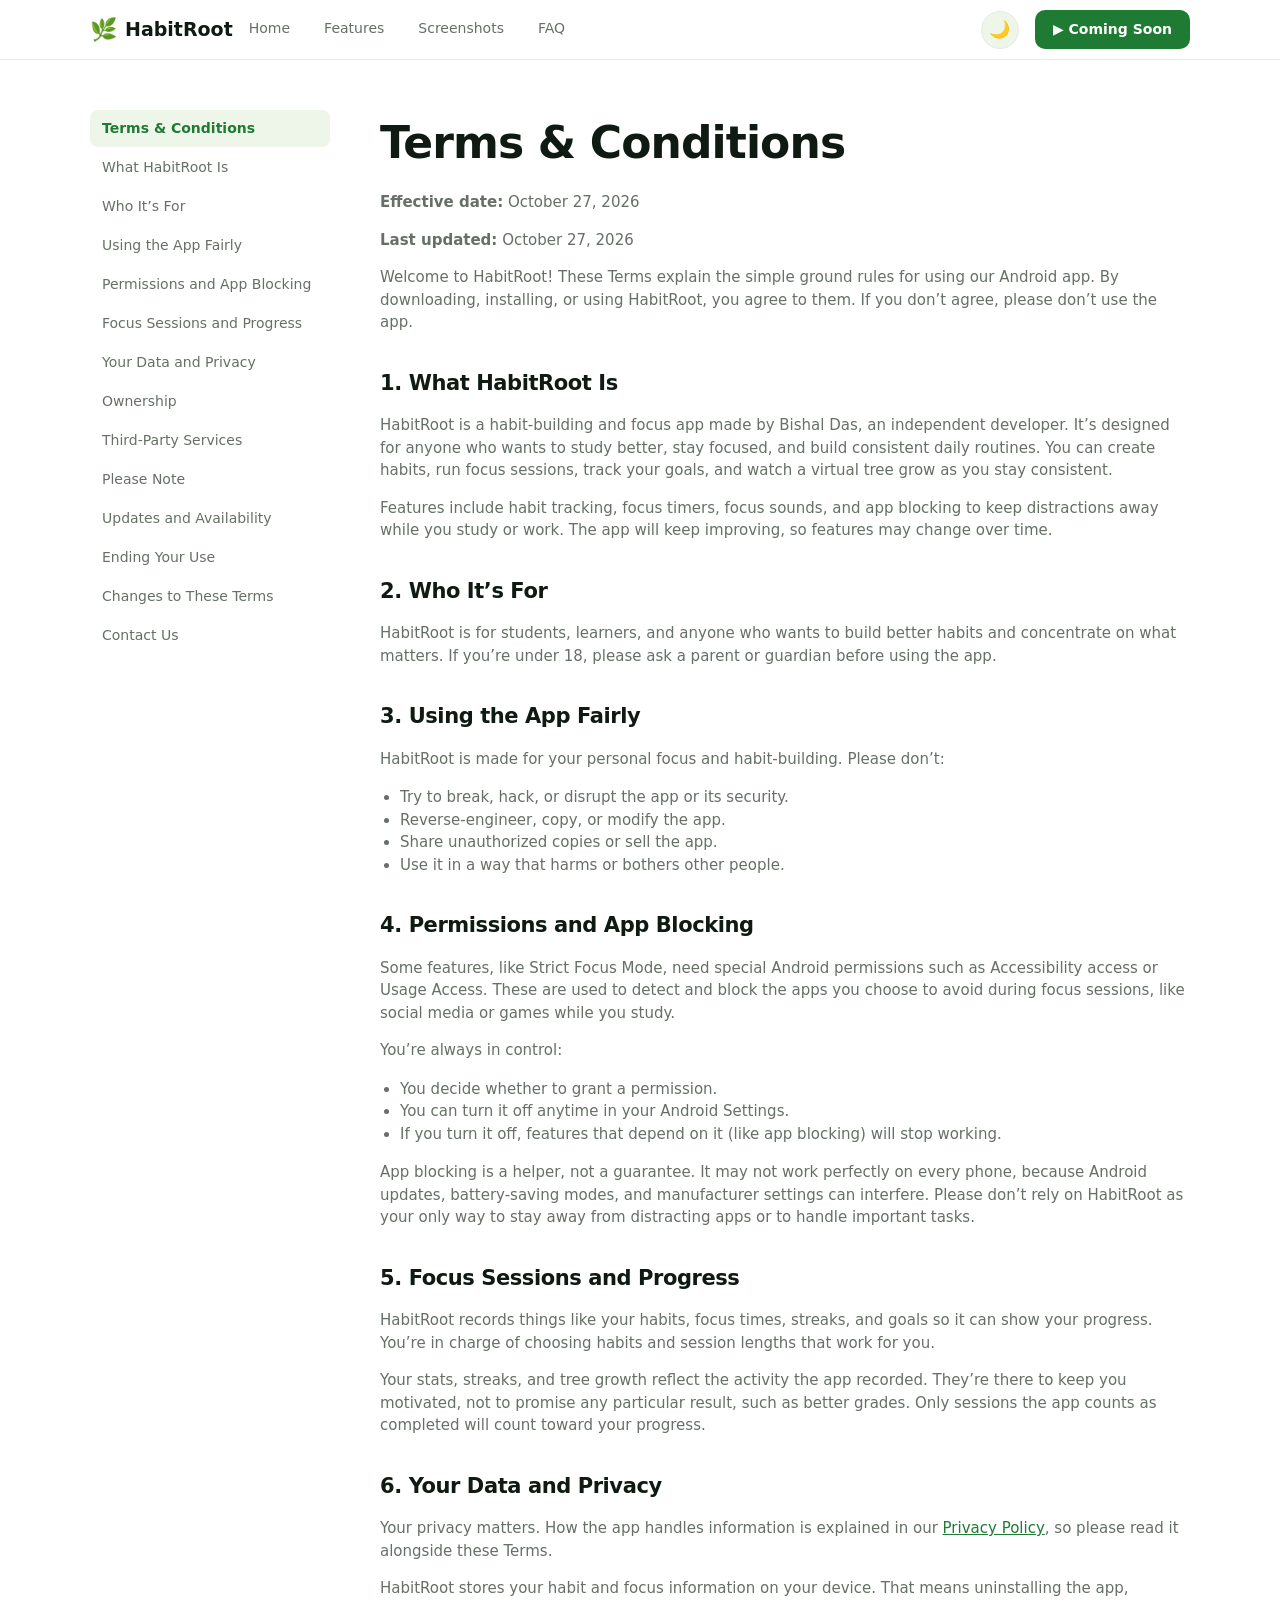
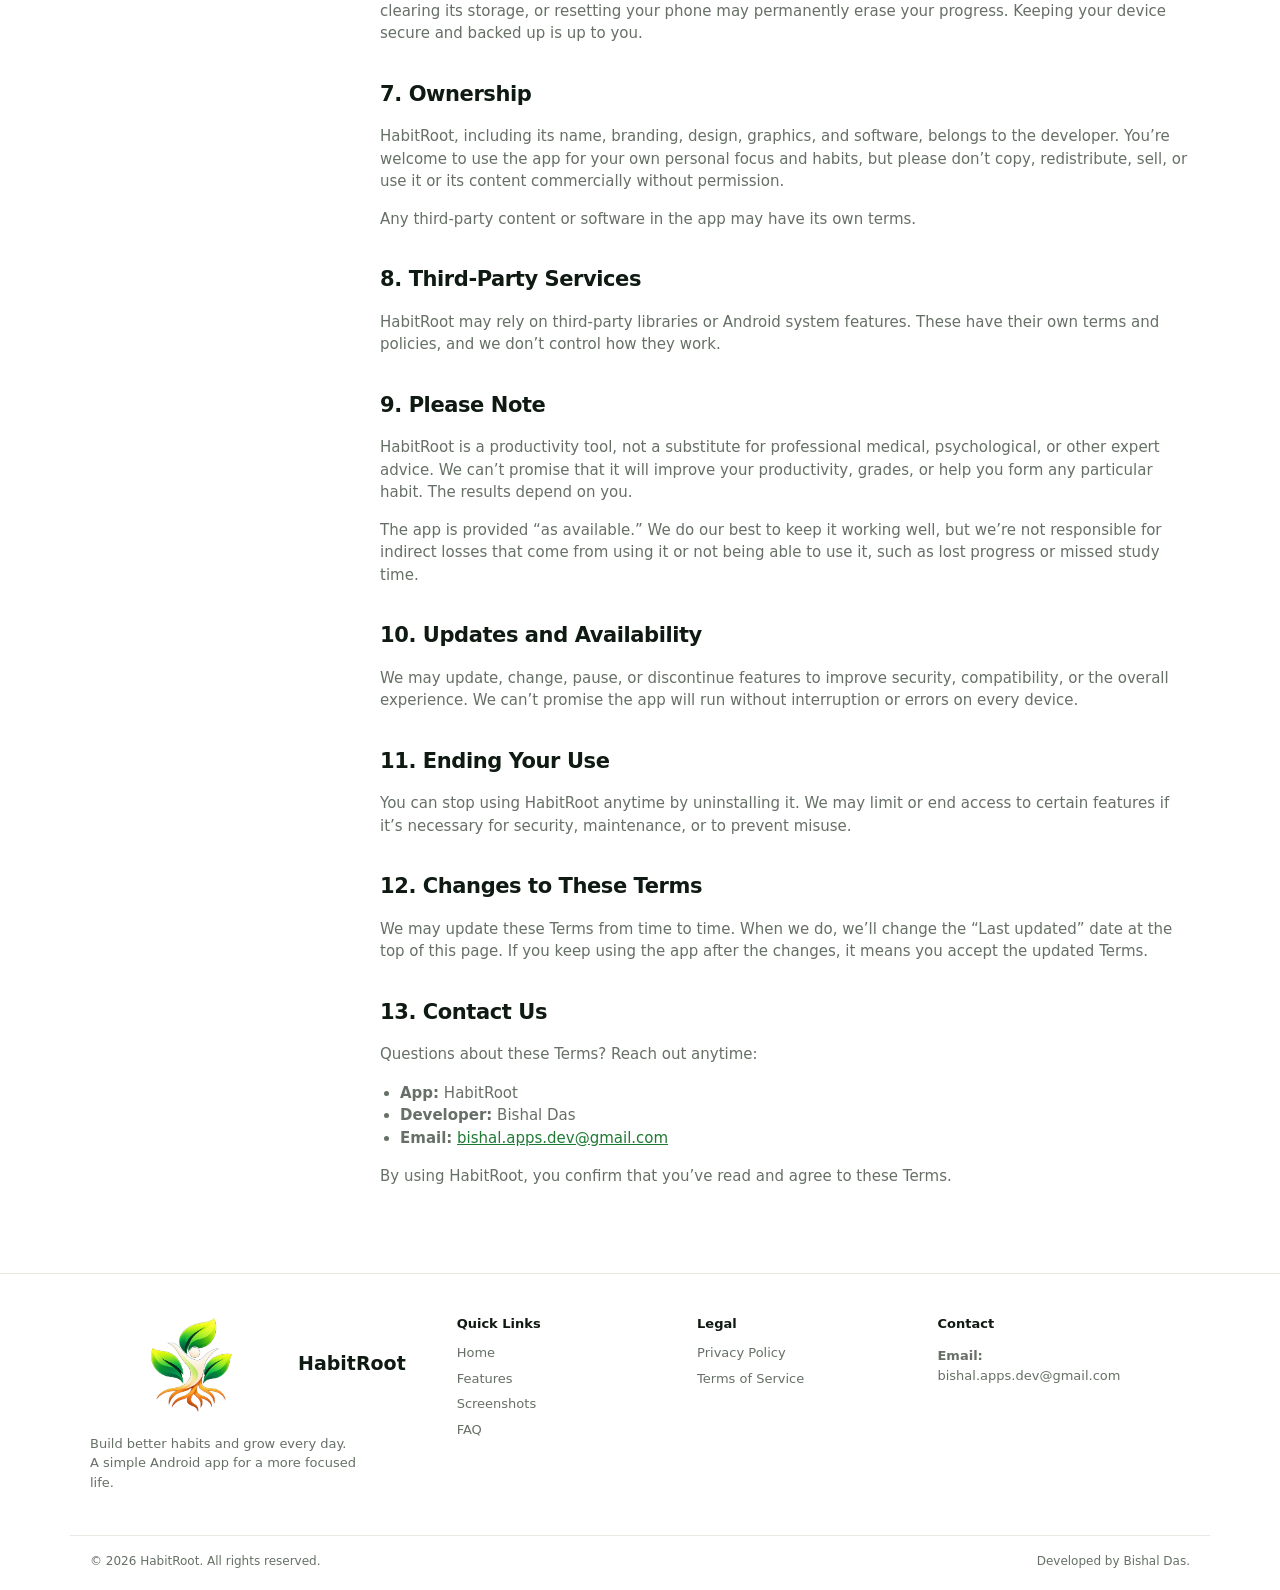
<file: terms.html>
<!DOCTYPE html>
<html lang="en">
<head>
<meta charset="utf-8">
<meta name="viewport" content="width=device-width, initial-scale=1">
<meta name="description" content="Read the HabitRoot Terms & Conditions to understand the simple rules for using our Android habit tracker and focus timer for studying.">
<meta name="theme-color" content="#173f2b">
<title>Terms &amp; Conditions – HabitRoot</title>
<script src="js/main.js"></script>

<link rel="stylesheet" href="css/style.css">
</head>

<body>

<header class="top">
  <div class="bar">
    <a class="logo" href="index.html#home">
      <span class="leaf">🌿</span>HabitRoot
    </a>

    <nav class="menu" aria-label="Main navigation">
      <a href="index.html#home">Home</a>
      <a href="index.html#features">Features</a>
      <a href="index.html#screenshots">Screenshots</a>
      <a href="index.html#faq">FAQ</a>
    </nav>

    <button class="theme" id="theme" type="button"
      aria-label="Switch between day and night mode"
      title="Day / Night">
      <span class="moon">🌙</span>
      <span class="sun">☀️</span>
    </button>

    <a class="btn sm" href="index.html#cta">▶ Coming Soon</a>
  </div>
</header>

<main class="wrap policy">

  <nav class="toc" aria-label="Terms and Conditions contents">
    <a href="#top">Terms &amp; Conditions</a>
    <a href="#about">What HabitRoot Is</a>
    <a href="#who">Who It’s For</a>
    <a href="#fair-use">Using the App Fairly</a>
    <a href="#permissions">Permissions and App Blocking</a>
    <a href="#focus">Focus Sessions and Progress</a>
    <a href="#privacy">Your Data and Privacy</a>
    <a href="#ownership">Ownership</a>
    <a href="#third-party">Third-Party Services</a>
    <a href="#disclaimer">Please Note</a>
    <a href="#updates">Updates and Availability</a>
    <a href="#ending">Ending Your Use</a>
    <a href="#changes">Changes to These Terms</a>
    <a href="#contact">Contact Us</a>
  </nav>

  <article class="doc" id="top">

    <h1>Terms &amp; Conditions</h1>

    <p><strong>Effective date:</strong> October 27, 2026</p>
    <p><strong>Last updated:</strong> October 27, 2026</p>

    <p>
      Welcome to HabitRoot! These Terms explain the simple ground rules
      for using our Android app. By downloading, installing, or using
      HabitRoot, you agree to them. If you don’t agree, please don’t
      use the app.
    </p>

    <h2 id="about">1. What HabitRoot Is</h2>

    <p>
      HabitRoot is a habit-building and focus app made by Bishal Das,
      an independent developer. It’s designed for anyone who wants to
      study better, stay focused, and build consistent daily routines.
      You can create habits, run focus sessions, track your goals, and
      watch a virtual tree grow as you stay consistent.
    </p>

    <p>
      Features include habit tracking, focus timers, focus sounds, and
      app blocking to keep distractions away while you study or work.
      The app will keep improving, so features may change over time.
    </p>

    <h2 id="who">2. Who It’s For</h2>

    <p>
      HabitRoot is for students, learners, and anyone who wants to
      build better habits and concentrate on what matters. If you’re
      under 18, please ask a parent or guardian before using the app.
    </p>

    <h2 id="fair-use">3. Using the App Fairly</h2>

    <p>HabitRoot is made for your personal focus and habit-building. Please don’t:</p>

    <ul>
      <li>Try to break, hack, or disrupt the app or its security.</li>
      <li>Reverse-engineer, copy, or modify the app.</li>
      <li>Share unauthorized copies or sell the app.</li>
      <li>Use it in a way that harms or bothers other people.</li>
    </ul>

    <h2 id="permissions">4. Permissions and App Blocking</h2>

    <p>
      Some features, like Strict Focus Mode, need special Android
      permissions such as Accessibility access or Usage Access. These
      are used to detect and block the apps you choose to avoid during
      focus sessions, like social media or games while you study.
    </p>

    <p>You’re always in control:</p>

    <ul>
      <li>You decide whether to grant a permission.</li>
      <li>You can turn it off anytime in your Android Settings.</li>
      <li>If you turn it off, features that depend on it (like app blocking) will stop working.</li>
    </ul>

    <p>
      App blocking is a helper, not a guarantee. It may not work
      perfectly on every phone, because Android updates, battery-saving
      modes, and manufacturer settings can interfere. Please don’t rely
      on HabitRoot as your only way to stay away from distracting apps
      or to handle important tasks.
    </p>

    <h2 id="focus">5. Focus Sessions and Progress</h2>

    <p>
      HabitRoot records things like your habits, focus times, streaks,
      and goals so it can show your progress. You’re in charge of
      choosing habits and session lengths that work for you.
    </p>

    <p>
      Your stats, streaks, and tree growth reflect the activity the app
      recorded. They’re there to keep you motivated, not to promise any
      particular result, such as better grades. Only sessions the app
      counts as completed will count toward your progress.
    </p>

    <h2 id="privacy">6. Your Data and Privacy</h2>

    <p>
      Your privacy matters. How the app handles information is explained
      in our <a class="in" href="privacy-policy.html">Privacy Policy</a>,
      so please read it alongside these Terms.
    </p>

    <p>
      HabitRoot stores your habit and focus information on your device.
      That means uninstalling the app, clearing its storage, or
      resetting your phone may permanently erase your progress. Keeping
      your device secure and backed up is up to you.
    </p>

    <h2 id="ownership">7. Ownership</h2>

    <p>
      HabitRoot, including its name, branding, design, graphics, and
      software, belongs to the developer. You’re welcome to use the app
      for your own personal focus and habits, but please don’t copy,
      redistribute, sell, or use it or its content commercially without
      permission.
    </p>

    <p>
      Any third-party content or software in the app may have its own
      terms.
    </p>

    <h2 id="third-party">8. Third-Party Services</h2>

    <p>
      HabitRoot may rely on third-party libraries or Android system
      features. These have their own terms and policies, and we don’t
      control how they work.
    </p>

    <h2 id="disclaimer">9. Please Note</h2>

    <p>
      HabitRoot is a productivity tool, not a substitute for
      professional medical, psychological, or other expert advice. We
      can’t promise that it will improve your productivity, grades, or
      help you form any particular habit. The results depend on you.
    </p>

    <p>
      The app is provided “as available.” We do our best to keep it
      working well, but we’re not responsible for indirect losses that
      come from using it or not being able to use it, such as lost
      progress or missed study time.
    </p>

    <h2 id="updates">10. Updates and Availability</h2>

    <p>
      We may update, change, pause, or discontinue features to improve
      security, compatibility, or the overall experience. We can’t
      promise the app will run without interruption or errors on every
      device.
    </p>

    <h2 id="ending">11. Ending Your Use</h2>

    <p>
      You can stop using HabitRoot anytime by uninstalling it. We may
      limit or end access to certain features if it’s necessary for
      security, maintenance, or to prevent misuse.
    </p>

    <h2 id="changes">12. Changes to These Terms</h2>

    <p>
      We may update these Terms from time to time. When we do, we’ll
      change the “Last updated” date at the top of this page. If you
      keep using the app after the changes, it means you accept the
      updated Terms.
    </p>

    <h2 id="contact">13. Contact Us</h2>

    <p>Questions about these Terms? Reach out anytime:</p>

    <ul>
      <li><strong>App:</strong> HabitRoot</li>
      <li><strong>Developer:</strong> Bishal Das</li>
      <li><strong>Email:</strong>
        <a class="in" href="mailto:bishal.apps.dev@gmail.com">
          bishal.apps.dev@gmail.com
        </a>
      </li>
    </ul>

    <p>
      By using HabitRoot, you confirm that you’ve read and agree to
      these Terms.
    </p>

  </article>
</main>

<footer class="foot">
  <div class="wrap fgrid">

    <div>
      <a class="logo" href="index.html#home">
        <span class="leaf">
          <img
            src="assets/screenshots/Glossy Nature Growth Emblem.png"
            alt="HabitRoot"
            class="card_over"
          >
        </span>HabitRoot
      </a>
      <p class="mut">
        Build better habits and grow every day.<br>
        A simple Android app for a more focused life.
      </p>
    </div>

    <div>
      <h5>Quick Links</h5>
      <a href="index.html#home">Home</a>
      <a href="index.html#features">Features</a>
      <a href="index.html#screenshots">Screenshots</a>
      <a href="index.html#faq">FAQ</a>
    </div>

    <div>
      <h5>Legal</h5>
      <a href="privacy-policy.html">Privacy Policy</a>
      <a href="terms.html">Terms of Service</a>
    </div>

    <div>
      <h5>Contact</h5>
      <p class="mut">
        <strong>Email:</strong>
        <a class="in" href="mailto:bishal.apps.dev@gmail.com">
          bishal.apps.dev@gmail.com
        </a>
      </p>
    </div>

  </div>

  <div class="wrap copy">
    <span>© 2026 HabitRoot. All rights reserved.</span>
    <span>Developed by Bishal Das.</span>
  </div>
</footer>

</body>
</html>
</file>
<file: css/style.css>
:root{color-scheme:light dark;--g:#1f7a34;--gt:#1f7a34;--g2:#4aa04a;--lg:#a9e0a0;--soft:#eef6ea;--tx:#0f1a12;--mut:#667066;--line:#e5eae2;--bg:#fff;--card:#fff;--gr1:#f2f9ee;--gr2:#eaf4e4;--ct1:#e3f2d9;--ct2:#f4fbef;--tr1:#cfe9bf;--tr2:#f4fbe9}
@media(prefers-color-scheme:dark){:root:not([data-theme="light"]){color-scheme:dark;--g:#2e8f45;--gt:#7fd18c;--g2:#4fb35f;--soft:#16251a;--tx:#eef3ec;--mut:#9aa89b;--line:#243326;--bg:#0b110c;--card:#131c15;--gr1:#122016;--gr2:#0f1a13;--ct1:#142a1a;--ct2:#10200f;--tr1:#1d3a24;--tr2:#13251a} :root:not([data-theme="light"]) .ico{filter:brightness(.8) saturate(.9)}:root:not([data-theme="light"]) .btn.white{background:#e9f2e8} }
:root[data-theme="dark"]{color-scheme:dark;--g:#2e8f45;--gt:#7fd18c;--g2:#4fb35f;--soft:#16251a;--tx:#eef3ec;--mut:#9aa89b;--line:#243326;--bg:#0b110c;--card:#131c15;--gr1:#122016;--gr2:#0f1a13;--ct1:#142a1a;--ct2:#10200f;--tr1:#1d3a24;--tr2:#13251a}
:root[data-theme="dark"] .ico{filter:brightness(.8) saturate(.9)}:root[data-theme="dark"] .btn.white{background:#e9f2e8}
:root[data-theme="light"]{color-scheme:light}

*{box-sizing:border-box}
html{scroll-behavior:smooth;scroll-padding-top:70px}
body{margin:0;font-family:Inter,system-ui,-apple-system,"Segoe UI",Roboto,sans-serif;color:var(--tx);background:var(--bg);line-height:1.5}
a{color:inherit;text-decoration:none}
.wrap{max-width:1140px;margin:0 auto;padding:0 20px}
.mut{color:var(--mut)}
h1,h2,h3{margin:0}
h2{font-size:clamp(26px,4vw,36px);letter-spacing:-.02em;font-weight:800;margin:6px 0}
.eyebrow{display:block;font-size:11px;font-weight:700;letter-spacing:.14em;text-transform:uppercase;color:var(--gt)}

/* buttons */
.btn{display:inline-flex;align-items:center;gap:8px;background:var(--g);color:#fff;font-weight:600;padding:14px 26px;border-radius:10px;font-size:15px}
.btn.sm{padding:9px 18px;font-size:14px}
.btn.white{background:#fff;color:#0f1a12}
.note{display:block;margin-top:16px;font-size:12px;opacity:.8}

/* header */
.top{position:sticky;top:0;z-index:10;background:var(--bg);border-bottom:1px solid var(--line)}
.bar{max-width:1140px;margin:0 auto;padding:10px 20px;display:flex;align-items:center;justify-content:space-between;gap:16px}
.logo{display:flex;align-items:center;gap:8px;font-weight:800;font-size:19px}
.leaf{font-size:22px}
.menu{display:flex;gap:34px}
.menu a{font-size:14px;color:var(--mut);padding:6px 0;border-bottom:2px solid transparent}
.menu a:hover,.menu a.on{color:var(--gt);border-color:var(--gt)}

/* hero */
.hero{background:radial-gradient(circle at 80% 30%,#27502c,#0a2a14 55%,#06180c);color:#fff;overflow:hidden}
.hero-in{display:grid;grid-template-columns:1.1fr 1fr;align-items:center;gap:20px;padding-top:60px;padding-bottom:60px;min-height:540px}
.dash{display:block;width:44px;height:2px;background:var(--lg);margin-bottom:28px}
.hero h1{font-size:clamp(40px,6.5vw,68px);line-height:1.04;letter-spacing:-.025em;font-weight:800}
.hero h1 em{font-style:normal;color:var(--lg)}
.hero p{max-width:460px;color:#dfe9e0;font-size:17px;margin:22px 0 28px}
.btns{display:flex;gap:14px;flex-wrap:wrap}
.hero-ph{display:flex;justify-content:center}

/* phone */
.phone{width:178px;height:360px;background:#0b0b0b;border-radius:28px;padding:6px;box-shadow:0 18px 40px rgba(0,0,0,.25);flex:none;border:2px solid #222}
.phone.big{width:260px;height:520px;border-radius:38px;padding:8px;transform:rotate(6deg);box-shadow:0 30px 70px rgba(0,0,0,.5)}
.scr{background:var(--card);color:var(--tx);height:100%;border-radius:22px;padding:12px 10px;font-size:9px;overflow:hidden;position:relative}
.scr h4{margin:0 0 8px;font-size:11px}
.scr.c{text-align:center}
.scr.tr{background:linear-gradient(var(--tr1),var(--tr2))}
.phone.dark .scr{background:#0e1f13;color:#fff;border-radius:30px;font-size:11px;padding:22px 14px}
.hi{color:#cfe3d0;font-size:10px}.hi b{color:#fff;font-size:13px}
.ring{width:100px;height:100px;border-radius:50%;margin:12px auto;background:conic-gradient(var(--g2) 0 72%,var(--line) 0);display:grid;place-items:center}
.ring span{width:82%;height:82%;border-radius:50%;background:var(--card);display:grid;place-content:center;font-weight:800;font-size:18px;text-align:center;line-height:1.1}
.ring small{font-size:7px;font-weight:400;color:var(--mut)}
.ring.dk{width:140px;height:140px;background:conic-gradient(var(--lg) 0 66%,#1e3a25 0)}
.ring.dk span{background:#0e1f13;color:#fff;font-size:20px}.ring.dk small{color:#a5bba8;font-size:8px}
.ring.sm{width:80px;height:80px;margin:6px auto}.ring.sm span{font-size:14px}
.start{background:var(--lg);color:#0e1f13;font-weight:700;border-radius:20px;padding:9px;text-align:center;margin:4px 0 12px}
.tiles{display:grid;grid-template-columns:repeat(4,1fr);gap:5px;text-align:center}
.tiles i{font-style:normal;background:#173522;border-radius:8px;padding:7px 2px;font-weight:700;font-size:10px}
.tiles small{display:block;font-size:7px;color:#a5bba8;font-weight:400}
.goal{margin-top:14px;display:flex;flex-direction:column;gap:6px}
.goal span{background:#173522;border-radius:8px;padding:9px;font-size:10px}
.it{display:flex;align-items:center;gap:6px;border:1px solid var(--line);border-radius:8px;padding:6px;margin-bottom:5px;background:var(--card)}
.it i{width:14px;height:14px;border-radius:4px;flex:none}
.it em{margin-left:auto;width:11px;height:11px;border-radius:50%;border:1.5px solid #ccd3ca}
.tg{margin-left:auto;width:20px;height:11px;border-radius:6px;background:#d8ddd5}.tg.on{background:var(--g2)}
.pill{display:table;margin:4px auto;background:var(--soft);color:var(--gt);border-radius:20px;padding:3px 9px;font-weight:600}
.play{width:34px;height:34px;border-radius:50%;background:var(--g);color:#fff;display:grid;place-items:center;margin:8px auto}
.big{font-size:22px;display:block}
.bars{display:flex;align-items:flex-end;gap:4px;height:90px;margin-top:10px}
.bars i{flex:1;background:var(--g2);border-radius:2px 2px 0 0}
.tree{font-size:90px;text-align:center;margin-top:20px;line-height:1}.tree.sm{font-size:60px;margin:0}

/* features */
.feats{display:grid;grid-template-columns:repeat(4,1fr);padding-top:50px;padding-bottom:50px}
.feat{text-align:center;padding:0 22px;border-left:1px solid var(--line)}
.feat:first-child{border:0}
.ico{width:64px;height:64px;border-radius:50%;display:inline-grid;place-items:center;font-size:28px;margin-bottom:12px}
.feat h3{font-size:16px;margin-bottom:6px}
.feat p{margin:0;font-size:14px;color:var(--mut)}

/* screenshots */
.shots-box{background:linear-gradient(var(--gr1),var(--gr2));border-radius:20px;padding:36px 24px;text-align:center}
.shots{display:flex;justify-content:center;gap:24px;margin-top:30px}
.shots figure{margin:0;width:178px;flex:none}
.shots figcaption{margin-top:12px;font-size:12px;color:var(--mut)}
.shots figcaption b{display:block;color:var(--tx);font-size:14px}
.shots .phone{margin:0 auto}

/* how */
.how{text-align:center;padding-top:60px;padding-bottom:30px}
.steps{display:grid;grid-template-columns:1fr auto 1fr auto 1fr;gap:12px;align-items:center;margin-top:30px;text-align:left}
.step{border:1px solid var(--line);border-radius:16px;padding:22px;height:100%;overflow:hidden}
.step h3{font-size:17px;margin:10px 0 4px}
.step p{margin:0;font-size:14px;color:var(--mut)}
.n{display:inline-grid;place-items:center;width:28px;height:28px;border-radius:50%;background:var(--g);color:#fff;font-weight:700;font-size:14px}
.arr{font-size:26px;color:var(--gt)}
.mini{margin-top:16px;height:90px;overflow:hidden}.mini.c{text-align:center;height:100px}
.mini .it{font-size:12px;padding:10px}

/* cta */
.cta{position:relative;margin:30px 0;border-radius:22px;background:linear-gradient(120deg,var(--ct1),var(--ct2) 50%,var(--ct1));text-align:center;padding:48px 20px;overflow:hidden}
.cta h2{color:var(--gt);font-size:clamp(26px,4vw,34px)}
.cta p{color:var(--mut);max-width:380px;margin:12px auto 20px}
.cta .note{color:var(--mut)}
.rock{position:absolute;left:3%;bottom:-10px;font-size:150px;line-height:1}
.cta-in{position:relative}

/* faq */
.faq{display:grid;grid-template-columns:1fr 1.3fr;gap:40px;padding-top:40px;padding-bottom:60px;align-items:start}
.faq h2{font-size:38px}
details{border:1px solid var(--line);border-radius:10px;padding:14px 16px;margin-bottom:12px;font-size:14px}
summary{cursor:pointer;list-style:none;display:flex;justify-content:space-between;gap:12px}
summary::-webkit-details-marker{display:none}
summary::after{content:"⌄";color:var(--mut)}
details[open] summary::after{content:"⌃"}
details p{margin:10px 0 0;color:var(--mut)}

/* footer */
.foot{border-top:1px solid var(--line);padding-top:40px}
.fgrid{display:grid;grid-template-columns:1.6fr 1fr 1fr 1.2fr;gap:30px}
.fgrid p{font-size:13px;max-width:280px}
.fgrid h5{margin:0 0 10px;font-size:13px}
.fgrid a:not(.logo){display:block;font-size:13px;color:var(--mut);margin-bottom:6px}
.copy{display:flex;justify-content:space-between;gap:10px;flex-wrap:wrap;border-top:1px solid var(--line);margin-top:30px;padding-top:16px;padding-bottom:20px;font-size:12px;color:var(--mut)}

/* ===== Tablet ===== */
@media(max-width:960px){
  .feats{grid-template-columns:repeat(2,1fr);gap:30px 0}
  .feat:nth-child(3){border-left:0}
  .steps{grid-template-columns:1fr}
  .arr{transform:rotate(90deg);justify-self:center}
  .fgrid{grid-template-columns:1fr 1fr}
}
/* ===== Phone ===== */
@media(max-width:720px){
  .menu{display:none}
  .hero-in{grid-template-columns:1fr;padding-top:40px;min-height:0;text-align:left}
  .hero-ph{margin-top:20px}
  .phone.big{width:230px;height:460px;transform:rotate(4deg)}
  .btns .btn{flex:1;justify-content:center}
  .shots{justify-content:flex-start;overflow-x:auto;scroll-snap-type:x mandatory;padding:4px 4px 14px;margin:30px -24px 0;padding-left:24px;-webkit-overflow-scrolling:touch}
  .shots figure{scroll-snap-align:center}
  .shots-box{padding:30px 24px 20px}
  .faq{grid-template-columns:1fr;gap:20px}
  .rock{opacity:.35}
  .copy{flex-direction:column}
}
@media(max-width:480px){
  .feats{grid-template-columns:1fr}
  .feat{border:0}
  .fgrid{grid-template-columns:1fr}
}

/* privacy page */
.policy{display:grid;grid-template-columns:240px 1fr;gap:50px;padding-top:50px;padding-bottom:70px;align-items:start}
.toc{position:sticky;top:90px;display:flex;flex-direction:column;gap:2px}
.toc a{padding:8px 12px;border-radius:8px;font-size:14px;color:var(--mut)}
.toc a:hover{background:var(--soft);color:var(--gt)}
.toc a:first-child{background:var(--soft);color:var(--gt);font-weight:600}
.doc h1{font-size:clamp(32px,5vw,44px);letter-spacing:-.02em;font-weight:800}
.doc h2{font-size:21px;margin:34px 0 8px;scroll-margin-top:90px}
.doc p,.doc li{color:var(--mut);font-size:15px}
.doc ul{padding-left:20px}
.doc a.in{color:var(--gt);text-decoration:underline}
.callout{background:var(--soft);border-left:4px solid var(--g2);border-radius:10px;padding:14px 16px;margin:16px 0}
.callout p{margin:0;color:var(--tx)}
@media(max-width:860px){.policy{grid-template-columns:1fr;gap:20px}.toc{position:static;flex-direction:row;flex-wrap:wrap;gap:6px}.toc a{border:1px solid var(--line);padding:6px 10px;font-size:13px}}

/* theme toggle */
.theme{display:inline-grid;place-items:center;width:38px;height:38px;border-radius:50%;border:1px solid var(--line);background:var(--soft);color:var(--tx);font-size:17px;cursor:pointer;padding:0;margin-left:auto}
.theme:hover{border-color:var(--g2)}
.theme .sun{display:none}
:root[data-theme="dark"] .theme .sun{display:inline}
:root[data-theme="dark"] .theme .moon{display:none}
.bar .btn.sm{margin-left:0}



.logo {
    display: inline-flex;
    align-items: center;
    gap: 8px;
    text-decoration: none;
    font-weight: 700;
}

.logo-img {
    width: 34px;
    height: 34px;
    object-fit: contain;
    display: block;
}

.cta {
    position: relative;
}

.rock {
    position: absolute;
    bottom: 0;
    left: 30px;
}

.card_over {
    width: 200px;
    height: 100px;
    object-fit: contain;
    display: block;
}

.shots {
    width: 100%;
    max-width: 1400px;
    margin: 0 auto;
    padding: 20px;
    box-sizing: border-box;
}

.shots-img {
    display: block;
    width: 100%;
    height: auto;
    object-fit: contain;
}

.shots {
    width: 100%;
    max-width: 100%;
    margin: 0;
    padding: 0;
    overflow: visible;
    box-sizing: border-box;
}

.shots img {
    display: block;
    width: 100%;
    height: auto;
    max-width: 100%;
    object-fit: contain;
    object-position: center;
}
</file>
